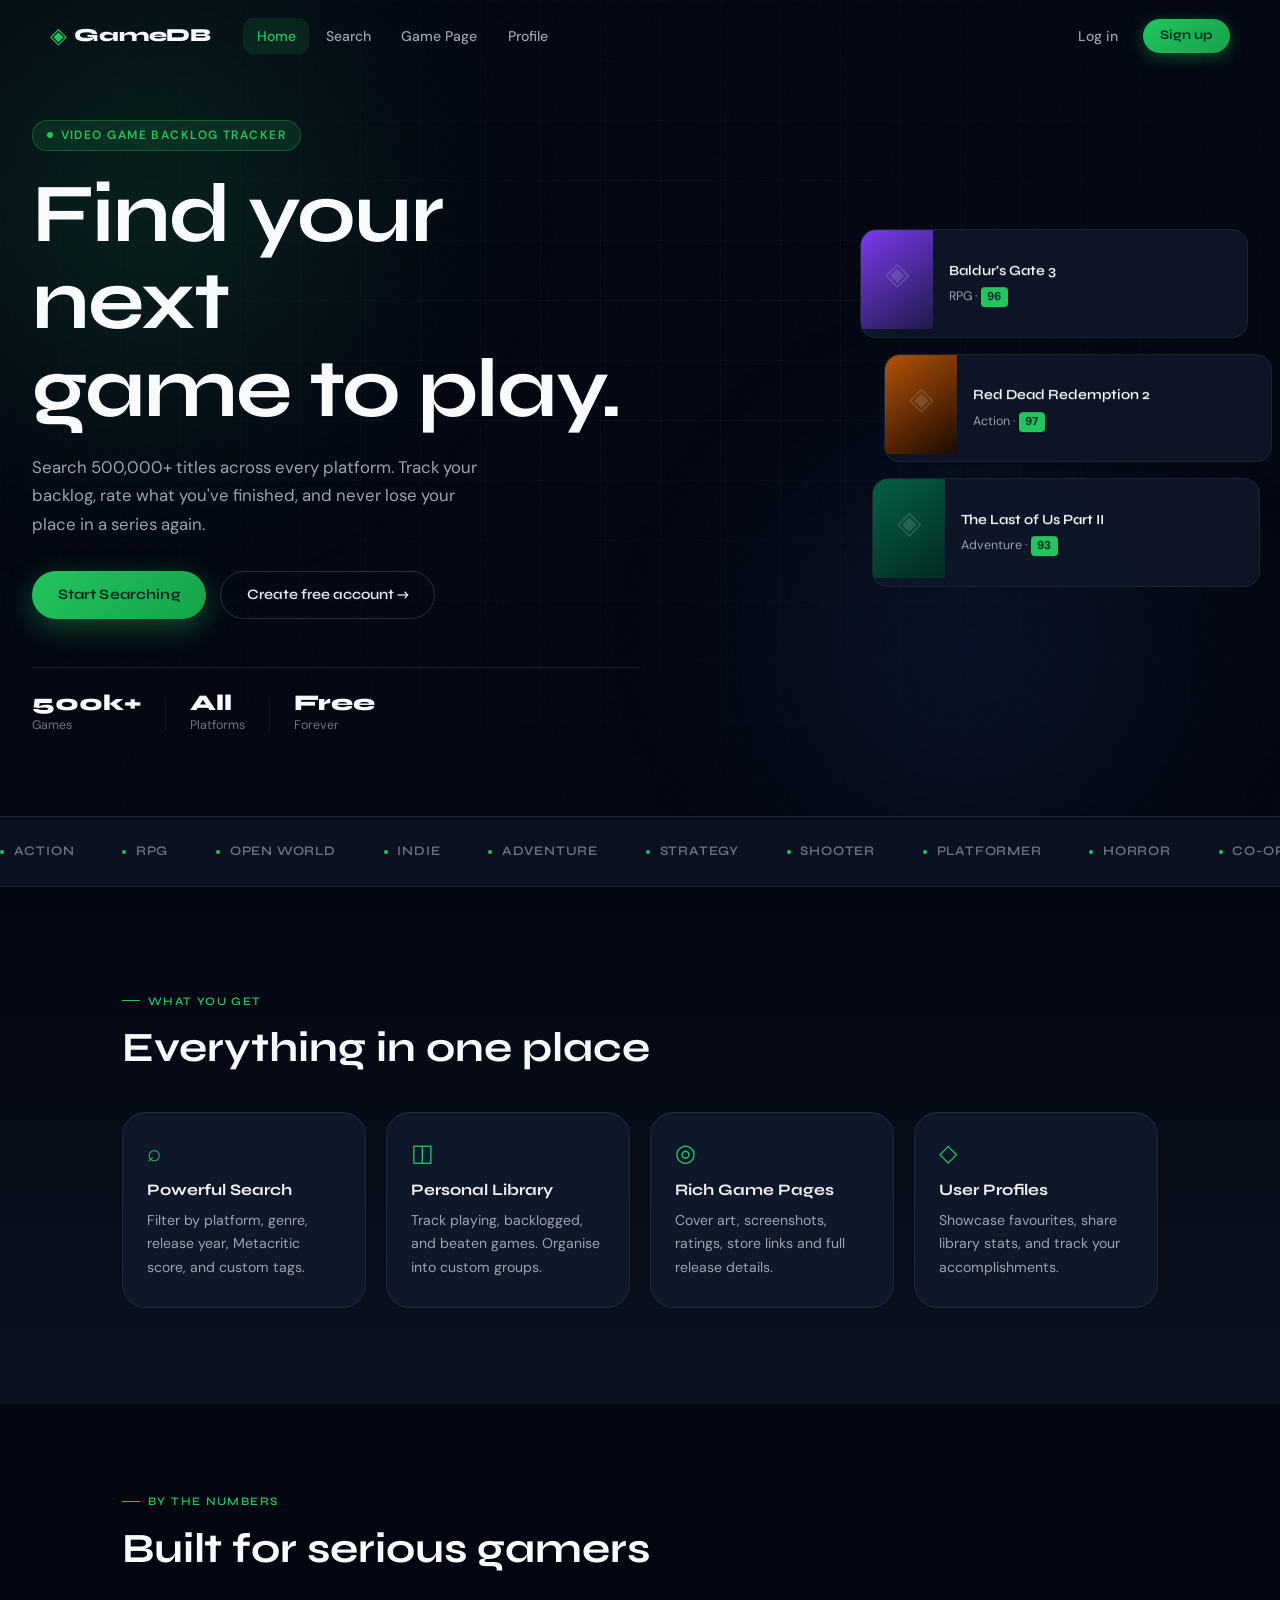
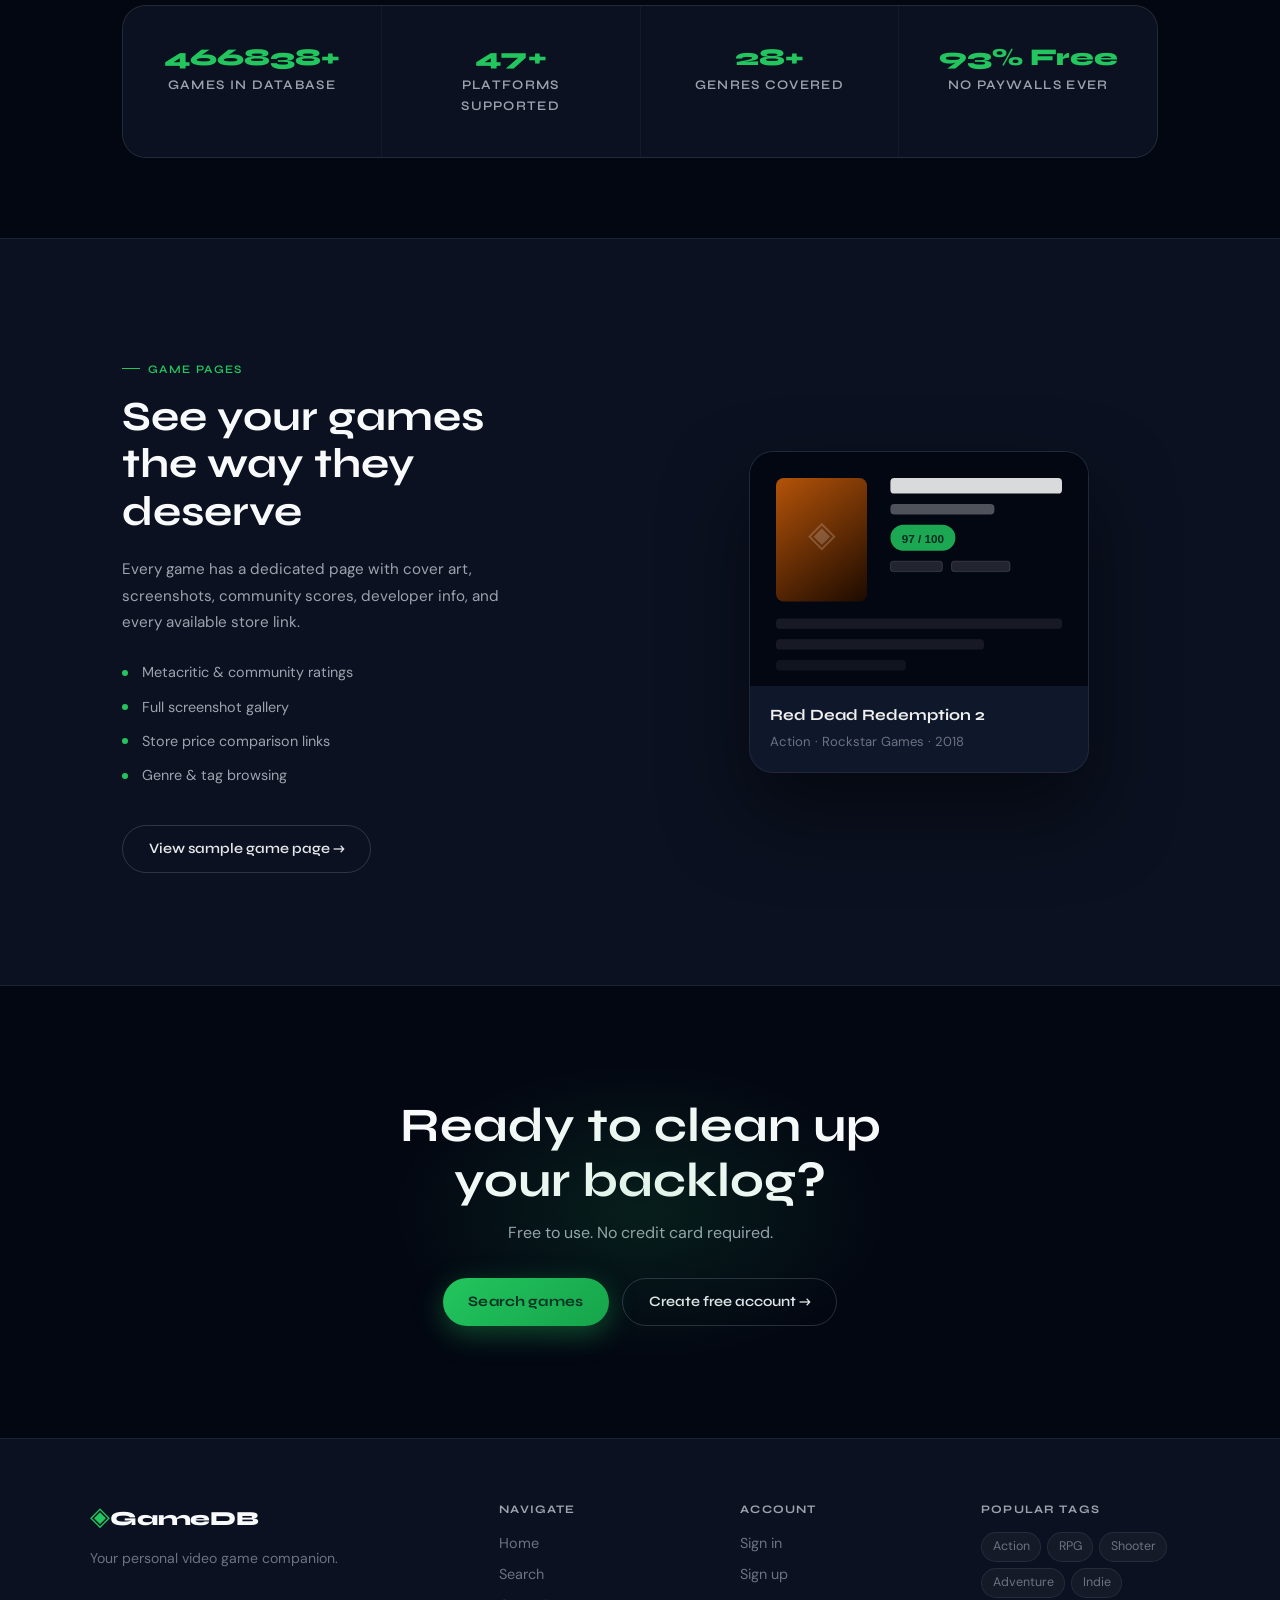
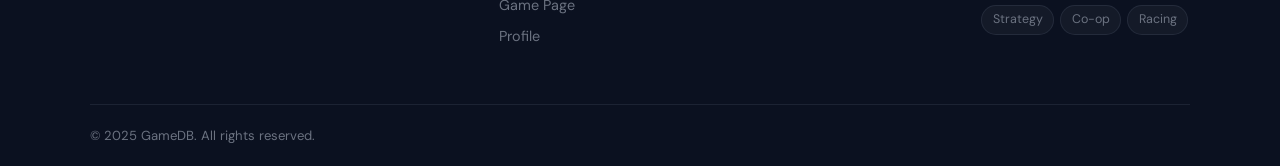
<file: index.html>
<!DOCTYPE html>
<html lang="en">
<head>
<meta charset="UTF-8"><meta name="viewport" content="width=device-width, initial-scale=1.0">
<title>GameDB — Home</title>
<link rel="preconnect" href="https://fonts.googleapis.com">
<link rel="preconnect" href="https://fonts.gstatic.com" crossorigin>
<link href="https://fonts.googleapis.com/css2?family=Syne:wght@400;600;700;800&family=DM+Sans:ital,opsz,wght@0,9..40,300;0,9..40,400;0,9..40,500;1,9..40,300&display=swap" rel="stylesheet">
<link rel="stylesheet" href="shared.css">
<link rel="stylesheet" href="home.css">
</head>
<body>

<header class="site-header" id="siteHeader">
  <div class="nav-inner">
    <a href="index.html" class="nav-logo"><span class="logo-icon">◈</span><span class="logo-text">GameDB</span></a>
    <nav class="nav-links">
      <a href="index.html" class="nav-link active">Home</a>
      <a href="search.html" class="nav-link">Search</a>
      <a href="game.html" class="nav-link">Game Page</a>
      <a href="profile.html" class="nav-link">Profile</a>
    </nav>
    <div class="nav-actions">
      <a href="signin.html" class="btn-ghost-sm">Log in</a>
      <a href="signup.html" class="btn-accent-sm">Sign up</a>
    </div>
    <button class="nav-hamburger" id="navHamburger" aria-label="Menu" aria-expanded="false">
      <span></span><span></span><span></span>
    </button>
  </div>
</header>
<nav class="mobile-nav" id="mobileNav">
  <a href="index.html" class="nav-link active">Home</a>
  <a href="search.html" class="nav-link">Search</a>
  <a href="game.html" class="nav-link">Game Page</a>
  <a href="profile.html" class="nav-link">Profile</a>
  <a href="signin.html" class="nav-link">Log in</a>
  <a href="signup.html" class="nav-link">Sign up</a>
</nav>

<!-- HERO -->
<section class="hero">
  <div class="hero-bg">
    <div class="hero-grid-overlay"></div>
    <div class="hero-glow hero-glow-1"></div>
    <div class="hero-glow hero-glow-2"></div>
    <div class="hero-noise"></div>
  </div>
  <div class="hero-inner">
    <div class="hero-eyebrow"><span class="eyebrow-dot"></span>Video Game Backlog Tracker</div>
    <h1 class="hero-title">Find your next<br>game to play.</h1>
    <p class="hero-sub">Search 500,000+ titles across every platform. Track your backlog, rate what you've finished, and never lose your place in a series again.</p>
    <div class="hero-cta-row">
      <a href="search.html" class="btn-accent">Start Searching</a>
      <a href="signup.html" class="btn-outline">Create free account →</a>
    </div>
    <div class="hero-stats">
      <div class="hero-stat"><span class="stat-num">500k+</span><span class="stat-lbl">Games</span></div>
      <div class="hero-stat-divider"></div>
      <div class="hero-stat"><span class="stat-num">All</span><span class="stat-lbl">Platforms</span></div>
      <div class="hero-stat-divider"></div>
      <div class="hero-stat"><span class="stat-num">Free</span><span class="stat-lbl">Forever</span></div>
    </div>
  </div>
  <div class="hero-cards">
    <div class="float-card fc-1" onclick="GameDB.toast('Added to Library','Baldur\'s Gate 3 saved!','success')">
      <div class="fc-img"><svg viewBox="0 0 80 110" fill="none"><rect width="80" height="110" fill="url(#g1)"/><defs><linearGradient id="g1" x1="0" y1="0" x2="80" y2="110" gradientUnits="userSpaceOnUse"><stop stop-color="#7c3aed"/><stop offset="1" stop-color="#1e1b4b"/></linearGradient></defs><text x="40" y="60" font-size="36" text-anchor="middle" fill="rgba(255,255,255,0.15)">◈</text></svg></div>
      <div class="fc-body"><div class="fc-title">Baldur's Gate 3</div><div class="fc-meta">RPG · <span class="fc-score">96</span></div></div>
    </div>
    <div class="float-card fc-2" onclick="GameDB.toast('Added to Library','Red Dead Redemption 2 saved!','success')">
      <div class="fc-img"><svg viewBox="0 0 80 110" fill="none"><rect width="80" height="110" fill="url(#g2)"/><defs><linearGradient id="g2" x1="0" y1="0" x2="80" y2="110" gradientUnits="userSpaceOnUse"><stop stop-color="#b45309"/><stop offset="1" stop-color="#1c0a00"/></linearGradient></defs><text x="40" y="60" font-size="36" text-anchor="middle" fill="rgba(255,255,255,0.15)">◈</text></svg></div>
      <div class="fc-body"><div class="fc-title">Red Dead Redemption 2</div><div class="fc-meta">Action · <span class="fc-score">97</span></div></div>
    </div>
    <div class="float-card fc-3" onclick="GameDB.toast('Added to Library','The Last of Us II saved!','success')">
      <div class="fc-img"><svg viewBox="0 0 80 110" fill="none"><rect width="80" height="110" fill="url(#g3)"/><defs><linearGradient id="g3" x1="0" y1="0" x2="80" y2="110" gradientUnits="userSpaceOnUse"><stop stop-color="#065f46"/><stop offset="1" stop-color="#022c22"/></linearGradient></defs><text x="40" y="60" font-size="36" text-anchor="middle" fill="rgba(255,255,255,0.15)">◈</text></svg></div>
      <div class="fc-body"><div class="fc-title">The Last of Us Part II</div><div class="fc-meta">Adventure · <span class="fc-score">93</span></div></div>
    </div>
  </div>
</section>

<!-- TICKER -->
<div class="ticker-section">
  <div class="ticker-track" id="tickerTrack">
    <span class="ticker-item"><span class="ticker-dot"></span>Action</span>
    <span class="ticker-item"><span class="ticker-dot"></span>RPG</span>
    <span class="ticker-item"><span class="ticker-dot"></span>Open World</span>
    <span class="ticker-item"><span class="ticker-dot"></span>Indie</span>
    <span class="ticker-item"><span class="ticker-dot"></span>Adventure</span>
    <span class="ticker-item"><span class="ticker-dot"></span>Strategy</span>
    <span class="ticker-item"><span class="ticker-dot"></span>Shooter</span>
    <span class="ticker-item"><span class="ticker-dot"></span>Platformer</span>
    <span class="ticker-item"><span class="ticker-dot"></span>Horror</span>
    <span class="ticker-item"><span class="ticker-dot"></span>Co-op</span>
    <span class="ticker-item"><span class="ticker-dot"></span>Racing</span>
    <span class="ticker-item"><span class="ticker-dot"></span>Roguelike</span>
    <!-- duplicate for seamless loop -->
    <span class="ticker-item"><span class="ticker-dot"></span>Action</span>
    <span class="ticker-item"><span class="ticker-dot"></span>RPG</span>
    <span class="ticker-item"><span class="ticker-dot"></span>Open World</span>
    <span class="ticker-item"><span class="ticker-dot"></span>Indie</span>
    <span class="ticker-item"><span class="ticker-dot"></span>Adventure</span>
    <span class="ticker-item"><span class="ticker-dot"></span>Strategy</span>
    <span class="ticker-item"><span class="ticker-dot"></span>Shooter</span>
    <span class="ticker-item"><span class="ticker-dot"></span>Platformer</span>
    <span class="ticker-item"><span class="ticker-dot"></span>Horror</span>
    <span class="ticker-item"><span class="ticker-dot"></span>Co-op</span>
    <span class="ticker-item"><span class="ticker-dot"></span>Racing</span>
    <span class="ticker-item"><span class="ticker-dot"></span>Roguelike</span>
  </div>
</div>

<!-- FEATURES -->
<section class="features-section">
  <div class="section-inner">
    <div class="section-label reveal">What you get</div>
    <h2 class="section-title reveal delay-1">Everything in one place</h2>
    <div class="features-grid">
      <div class="feature-card reveal delay-1"><div class="feature-icon">⌕</div><h3>Powerful Search</h3><p>Filter by platform, genre, release year, Metacritic score, and custom tags.</p></div>
      <div class="feature-card reveal delay-2"><div class="feature-icon">◫</div><h3>Personal Library</h3><p>Track playing, backlogged, and beaten games. Organise into custom groups.</p></div>
      <div class="feature-card reveal delay-3"><div class="feature-icon">◎</div><h3>Rich Game Pages</h3><p>Cover art, screenshots, ratings, store links and full release details.</p></div>
      <div class="feature-card reveal delay-4"><div class="feature-icon">◇</div><h3>User Profiles</h3><p>Showcase favourites, share library stats, and track your accomplishments.</p></div>
    </div>
  </div>
</section>

<!-- COUNTERS -->
<section class="counters-section">
  <div class="section-inner">
    <div class="section-label reveal">By the numbers</div>
    <h2 class="section-title reveal delay-1">Built for serious gamers</h2>
    <div class="counters-grid reveal delay-2">
      <div class="counter-cell"><div class="counter-num" data-target="500000" data-suffix="+" id="c1">0</div><div class="counter-lbl">Games in database</div></div>
      <div class="counter-cell"><div class="counter-num" data-target="50" data-suffix="+" id="c2">0</div><div class="counter-lbl">Platforms supported</div></div>
      <div class="counter-cell"><div class="counter-num" data-target="30" data-suffix="+" id="c3">0</div><div class="counter-lbl">Genres covered</div></div>
      <div class="counter-cell"><div class="counter-num" data-target="100" data-suffix="% Free" id="c4">0</div><div class="counter-lbl">No paywalls ever</div></div>
    </div>
  </div>
</section>

<!-- PREVIEW -->
<section class="preview-section">
  <div class="section-inner preview-grid">
    <div class="preview-text reveal-left">
      <div class="section-label">Game pages</div>
      <h2 class="section-title" style="max-width:380px;">See your games the way they deserve</h2>
      <p class="preview-body">Every game has a dedicated page with cover art, screenshots, community scores, developer info, and every available store link.</p>
      <ul class="preview-list">
        <li>Metacritic & community ratings</li>
        <li>Full screenshot gallery</li>
        <li>Store price comparison links</li>
        <li>Genre & tag browsing</li>
      </ul>
      <a href="game.html" class="btn-outline">View sample game page →</a>
    </div>
    <div class="preview-mockup reveal-right">
      <div class="mockup-card">
        <div class="mockup-cover">
          <svg viewBox="0 0 260 180" fill="none"><rect width="260" height="180" fill="#030712"/><rect x="20" y="20" width="70" height="95" rx="6" fill="url(#mg1)"/><defs><linearGradient id="mg1" x1="20" y1="20" x2="90" y2="115" gradientUnits="userSpaceOnUse"><stop stop-color="#b45309"/><stop offset="1" stop-color="#1c0a00"/></linearGradient></defs><text x="55" y="72" font-size="28" text-anchor="middle" fill="rgba(255,255,255,0.2)" font-family="serif">◈</text><rect x="108" y="20" width="132" height="12" rx="3" fill="rgba(255,255,255,0.85)"/><rect x="108" y="40" width="80" height="8" rx="3" fill="rgba(255,255,255,0.3)"/><rect x="108" y="56" width="50" height="20" rx="10" fill="rgba(34,197,94,0.85)"/><text x="133" y="70" font-size="9" text-anchor="middle" fill="#022c22" font-weight="700" font-family="sans-serif">97 / 100</text><rect x="108" y="84" width="40" height="8" rx="2" fill="rgba(255,255,255,0.12)" stroke="rgba(255,255,255,0.2)" stroke-width="0.5"/><rect x="155" y="84" width="45" height="8" rx="2" fill="rgba(255,255,255,0.12)" stroke="rgba(255,255,255,0.2)" stroke-width="0.5"/><rect x="20" y="128" width="220" height="8" rx="3" fill="rgba(255,255,255,0.08)"/><rect x="20" y="144" width="160" height="8" rx="3" fill="rgba(255,255,255,0.08)"/><rect x="20" y="160" width="100" height="8" rx="3" fill="rgba(255,255,255,0.05)"/></svg>
        </div>
        <div class="mockup-label">Red Dead Redemption 2</div>
        <div class="mockup-meta">Action · Rockstar Games · 2018</div>
      </div>
    </div>
  </div>
</section>

<!-- CTA -->
<section class="cta-section">
  <div class="cta-inner reveal">
    <div class="cta-glow"></div>
    <h2>Ready to clean up your backlog?</h2>
    <p>Free to use. No credit card required.</p>
    <div class="cta-btn-row">
      <a href="search.html" class="btn-accent">Search games</a>
      <a href="signup.html" class="btn-outline">Create free account →</a>
    </div>
  </div>
</section>

<!-- FOOTER -->
<footer class="site-footer">
  <div class="footer-inner">
    <div class="footer-brand"><span class="logo-icon">◈</span><span class="logo-text">GameDB</span><p class="footer-tagline">Your personal video game companion.</p></div>
    <div class="footer-cols">
      <div class="footer-col"><h4>Navigate</h4><a href="index.html">Home</a><a href="search.html">Search</a><a href="game.html">Game Page</a><a href="profile.html">Profile</a></div>
      <div class="footer-col"><h4>Account</h4><a href="signin.html">Sign in</a><a href="signup.html">Sign up</a></div>
      <div class="footer-col"><h4>Popular Tags</h4><div class="footer-tags"><span class="ftag">Action</span><span class="ftag">RPG</span><span class="ftag">Shooter</span><span class="ftag">Adventure</span><span class="ftag">Indie</span><span class="ftag">Strategy</span><span class="ftag">Co-op</span><span class="ftag">Racing</span></div></div>
    </div>
  </div>
  <div class="footer-bottom"><span>© 2025 GameDB. All rights reserved.</span></div>
</footer>

<script src="shared.js"></script>
<script>
// Counter animation triggered on scroll
const counters = document.querySelectorAll('.counter-num[data-target]');
const counterObs = new IntersectionObserver((entries) => {
  entries.forEach(e => {
    if (e.isIntersecting) {
      const el = e.target;
      const target = parseInt(el.dataset.target);
      const suffix = el.dataset.suffix || '';
      GameDB.animateCounter(el, target, suffix);
      counterObs.unobserve(el);
    }
  });
}, { threshold: 0.5 });
counters.forEach(c => counterObs.observe(c));

// Float cards: click = toast already handled inline
</script>
</body>
</html>
</file>
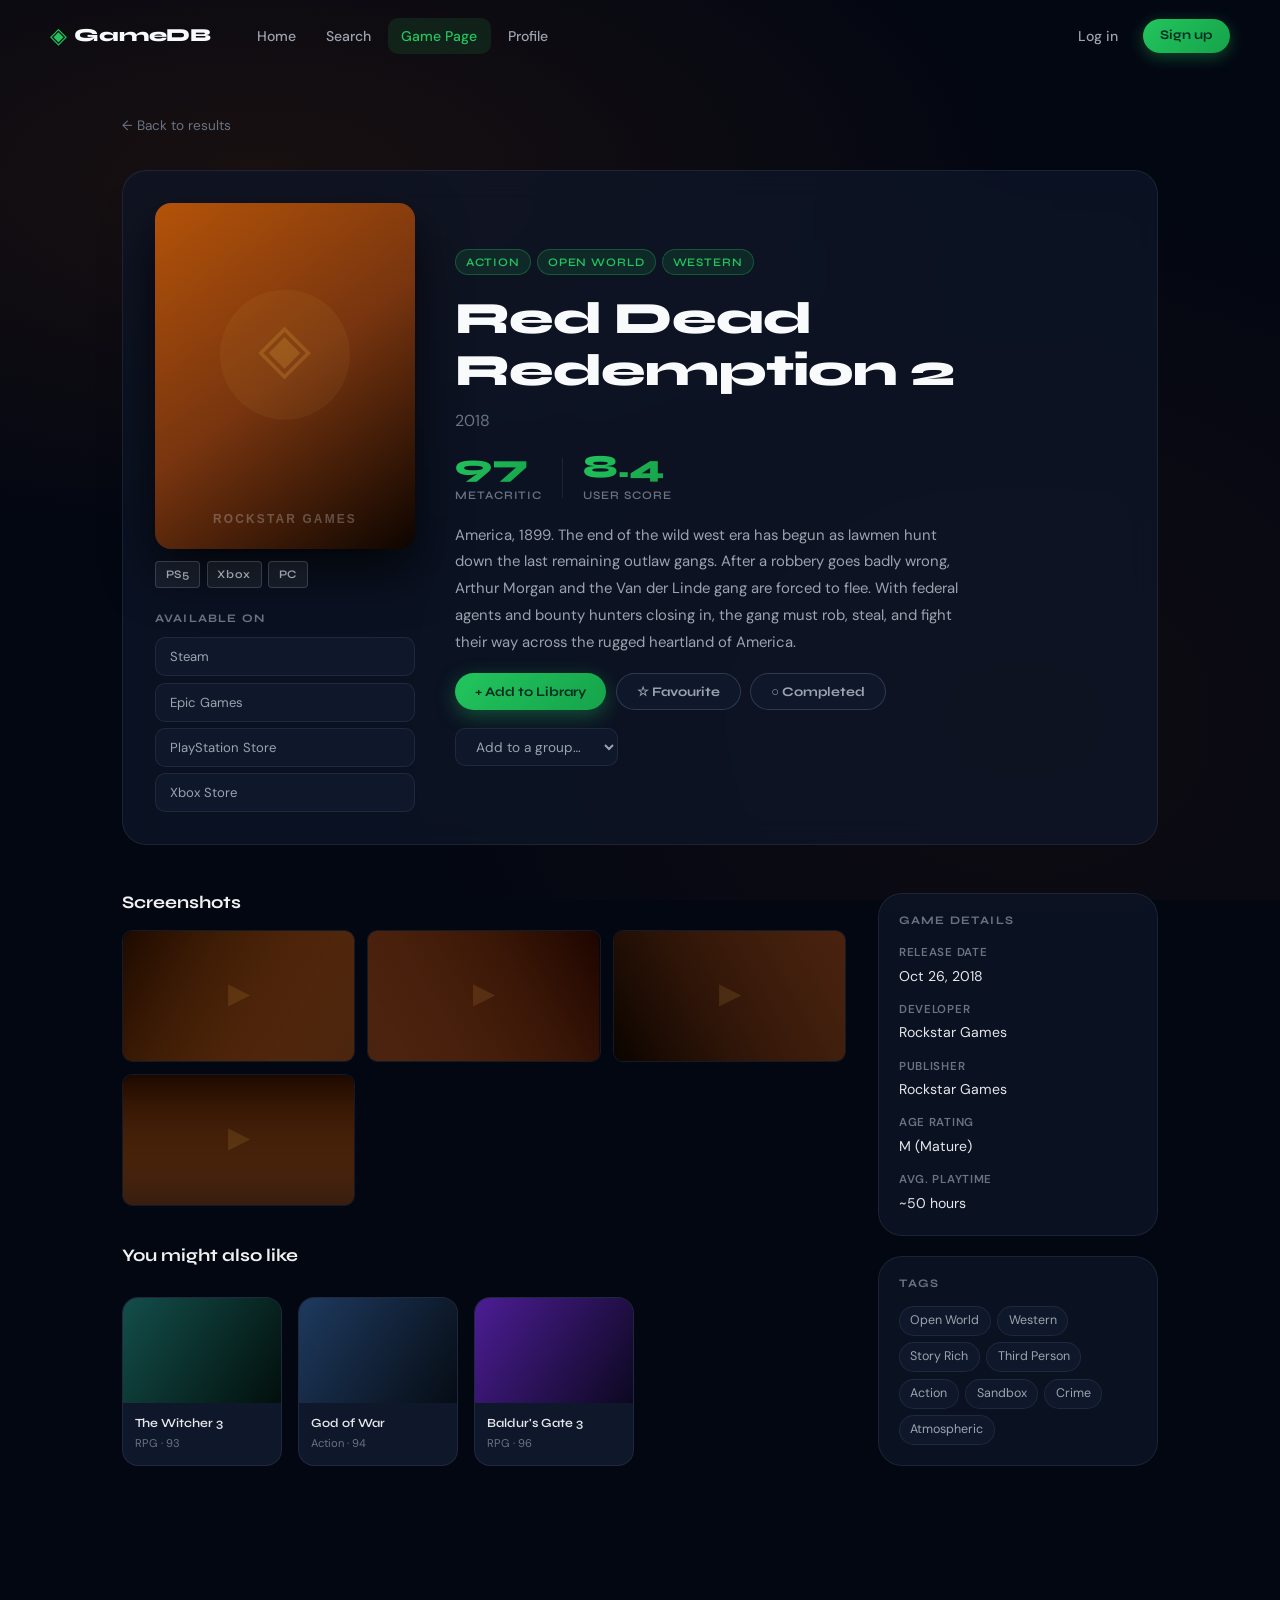
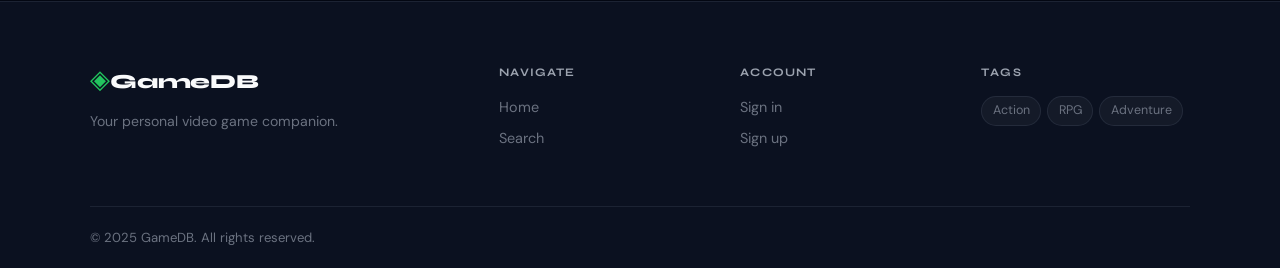
<file: game.html>
<!DOCTYPE html>
<html lang="en">
<head>
<meta charset="UTF-8"><meta name="viewport" content="width=device-width, initial-scale=1.0">
<title>GameDB — Red Dead Redemption 2</title>
<link rel="preconnect" href="https://fonts.googleapis.com">
<link rel="preconnect" href="https://fonts.gstatic.com" crossorigin>
<link href="https://fonts.googleapis.com/css2?family=Syne:wght@400;600;700;800&family=DM+Sans:ital,opsz,wght@0,9..40,300;0,9..40,400;0,9..40,500;1,9..40,300&display=swap" rel="stylesheet">
<link rel="stylesheet" href="shared.css">
<link rel="stylesheet" href="gamepage.css">
</head>
<body>

<header class="site-header scrolled" id="siteHeader">
  <div class="nav-inner">
    <a href="index.html" class="nav-logo"><span class="logo-icon">◈</span><span class="logo-text">GameDB</span></a>
    <nav class="nav-links">
      <a href="index.html" class="nav-link">Home</a>
      <a href="search.html" class="nav-link">Search</a>
      <a href="game.html" class="nav-link active">Game Page</a>
      <a href="profile.html" class="nav-link">Profile</a>
    </nav>
    <div class="nav-actions">
      <a href="signin.html" class="btn-ghost-sm">Log in</a>
      <a href="signup.html" class="btn-accent-sm">Sign up</a>
    </div>
    <button class="nav-hamburger" id="navHamburger" aria-label="Menu" aria-expanded="false"><span></span><span></span><span></span></button>
  </div>
</header>
<nav class="mobile-nav" id="mobileNav">
  <a href="index.html" class="nav-link">Home</a>
  <a href="search.html" class="nav-link">Search</a>
  <a href="game.html" class="nav-link active">Game Page</a>
  <a href="profile.html" class="nav-link">Profile</a>
</nav>

<div class="game-backdrop"><div class="backdrop-gradient"></div></div>

<main class="game-shell">
  <div class="game-container">

    <div class="breadcrumb reveal"><a href="search.html">← Back to results</a></div>

    <div class="game-hero reveal">
      <div class="cover-col">
        <div class="cover-wrap">
          <div class="cover-art" id="coverArt">
            <svg viewBox="0 0 240 320" fill="none"><rect width="240" height="320" fill="url(#covgrad)"/><defs><linearGradient id="covgrad" x1="0" y1="0" x2="240" y2="320" gradientUnits="userSpaceOnUse"><stop stop-color="#b45309"/><stop offset="0.5" stop-color="#78350f"/><stop offset="1" stop-color="#0c0400"/></linearGradient></defs><circle cx="120" cy="140" r="60" fill="rgba(255,200,80,0.06)"/><text x="120" y="155" font-size="64" text-anchor="middle" fill="rgba(255,200,80,0.18)" font-family="serif">◈</text><text x="120" y="295" font-size="11" text-anchor="middle" fill="rgba(255,255,255,0.25)" font-family="sans-serif" font-weight="600" letter-spacing="2">ROCKSTAR GAMES</text></svg>
          </div>
          <div class="platform-tags"><span class="platform-tag">PS5</span><span class="platform-tag">Xbox</span><span class="platform-tag">PC</span></div>
        </div>
        <div class="store-section">
          <h3 class="store-title">Available on</h3>
          <div class="store-pills">
            <a href="#" class="store-pill" onclick="storeClick(event,'Steam')">Steam</a>
            <a href="#" class="store-pill" onclick="storeClick(event,'Epic Games')">Epic Games</a>
            <a href="#" class="store-pill" onclick="storeClick(event,'PlayStation Store')">PlayStation Store</a>
            <a href="#" class="store-pill" onclick="storeClick(event,'Xbox Store')">Xbox Store</a>
          </div>
        </div>
      </div>

      <div class="info-col">
        <div class="genre-tags"><span class="genre-tag">Action</span><span class="genre-tag">Open World</span><span class="genre-tag">Western</span></div>
        <div class="game-title-row">
          <h1 class="game-title">Red Dead Redemption 2</h1>
          <span class="game-year">2018</span>
        </div>
        <div class="score-row">
          <div class="metascore"><span class="score-num" id="scoreNum">0</span><span class="score-label">Metacritic</span></div>
          <div class="score-divider"></div>
          <div class="user-score"><span class="score-num score-user" id="userScoreNum">0.0</span><span class="score-label">User Score</span></div>
        </div>
        <p class="game-description">America, 1899. The end of the wild west era has begun as lawmen hunt down the last remaining outlaw gangs. After a robbery goes badly wrong, Arthur Morgan and the Van der Linde gang are forced to flee. With federal agents and bounty hunters closing in, the gang must rob, steal, and fight their way across the rugged heartland of America.</p>
        <div class="library-actions">
          <button class="lib-btn lib-btn-primary" id="libBtn" onclick="toggleLibrary()">+ Add to Library</button>
          <button class="lib-btn lib-btn-secondary" id="favBtn" onclick="toggleFavorite()">☆ Favourite</button>
          <button class="lib-btn lib-btn-secondary" id="compBtn" onclick="toggleCompleted()">○ Completed</button>
        </div>
        <div class="group-assign">
          <select class="group-select" onchange="assignGroup(this)">
            <option value="">Add to a group…</option>
            <option>Currently Playing</option>
            <option>Backlog</option>
            <option>Wishlist</option>
            <option>Favourites</option>
          </select>
        </div>
      </div>
    </div>

    <div class="content-row">
      <div class="main-content">
        <div class="screenshots-section reveal">
          <h2 class="content-heading">Screenshots</h2>
          <div class="screenshots-row" id="screenshotsRow">
            <div class="screenshot-thumb" onclick="openLightbox(0)"><svg viewBox="0 0 320 180" fill="none"><rect width="320" height="180" fill="url(#s1)"/><defs><linearGradient id="s1" x1="0" y1="0" x2="320" y2="180" gradientUnits="userSpaceOnUse"><stop stop-color="#1c0a00"/><stop offset="1" stop-color="#b45309" stop-opacity="0.4"/></linearGradient></defs><text x="160" y="100" font-size="40" text-anchor="middle" fill="rgba(255,200,80,0.12)" font-family="serif">▶</text></svg><div class="ss-overlay"><span>View</span></div></div>
            <div class="screenshot-thumb" onclick="openLightbox(1)"><svg viewBox="0 0 320 180" fill="none"><rect width="320" height="180" fill="url(#s2)"/><defs><linearGradient id="s2" x1="320" y1="0" x2="0" y2="180" gradientUnits="userSpaceOnUse"><stop stop-color="#1c0500"/><stop offset="1" stop-color="#92400e" stop-opacity="0.5"/></linearGradient></defs><text x="160" y="100" font-size="40" text-anchor="middle" fill="rgba(255,200,80,0.12)" font-family="serif">▶</text></svg><div class="ss-overlay"><span>View</span></div></div>
            <div class="screenshot-thumb" onclick="openLightbox(2)"><svg viewBox="0 0 320 180" fill="none"><rect width="320" height="180" fill="url(#s3)"/><defs><linearGradient id="s3" x1="0" y1="180" x2="320" y2="0" gradientUnits="userSpaceOnUse"><stop stop-color="#0a0400"/><stop offset="1" stop-color="#78350f" stop-opacity="0.6"/></linearGradient></defs><text x="160" y="100" font-size="40" text-anchor="middle" fill="rgba(255,200,80,0.12)" font-family="serif">▶</text></svg><div class="ss-overlay"><span>View</span></div></div>
            <div class="screenshot-thumb" onclick="openLightbox(3)"><svg viewBox="0 0 320 180" fill="none"><rect width="320" height="180" fill="url(#s4)"/><defs><linearGradient id="s4" x1="160" y1="0" x2="160" y2="180" gradientUnits="userSpaceOnUse"><stop stop-color="#1c0900"/><stop offset="1" stop-color="#b45309" stop-opacity="0.3"/></linearGradient></defs><text x="160" y="100" font-size="40" text-anchor="middle" fill="rgba(255,200,80,0.12)" font-family="serif">▶</text></svg><div class="ss-overlay"><span>View</span></div></div>
          </div>
        </div>

        <!-- SIMILAR GAMES -->
        <div class="similar-section reveal">
          <h2 class="content-heading">You might also like</h2>
          <div class="similar-row">
            <a href="game.html" class="similar-card"><svg viewBox="0 0 120 80" fill="none"><rect width="120" height="80" fill="url(#sm1)"/><defs><linearGradient id="sm1" x1="0" y1="0" x2="120" y2="80" gradientUnits="userSpaceOnUse"><stop stop-color="#134e4a"/><stop offset="1" stop-color="#020f0c"/></linearGradient></defs></svg><div class="similar-info"><div class="similar-title">The Witcher 3</div><div class="similar-meta">RPG · 93</div></div></a>
            <a href="game.html" class="similar-card"><svg viewBox="0 0 120 80" fill="none"><rect width="120" height="80" fill="url(#sm2)"/><defs><linearGradient id="sm2" x1="0" y1="0" x2="120" y2="80" gradientUnits="userSpaceOnUse"><stop stop-color="#1e3a5f"/><stop offset="1" stop-color="#060c14"/></linearGradient></defs></svg><div class="similar-info"><div class="similar-title">God of War</div><div class="similar-meta">Action · 94</div></div></a>
            <a href="game.html" class="similar-card"><svg viewBox="0 0 120 80" fill="none"><rect width="120" height="80" fill="url(#sm3)"/><defs><linearGradient id="sm3" x1="0" y1="0" x2="120" y2="80" gradientUnits="userSpaceOnUse"><stop stop-color="#4c1d95"/><stop offset="1" stop-color="#0c0820"/></linearGradient></defs></svg><div class="similar-info"><div class="similar-title">Baldur's Gate 3</div><div class="similar-meta">RPG · 96</div></div></a>
          </div>
        </div>
      </div>

      <aside class="game-sidebar reveal">
        <div class="sidebar-panel">
          <h3 class="panel-title">Game details</h3>
          <div class="detail-grid">
            <div class="detail-item"><span class="detail-label">Release date</span><span class="detail-value">Oct 26, 2018</span></div>
            <div class="detail-item"><span class="detail-label">Developer</span><span class="detail-value">Rockstar Games</span></div>
            <div class="detail-item"><span class="detail-label">Publisher</span><span class="detail-value">Rockstar Games</span></div>
            <div class="detail-item"><span class="detail-label">Age rating</span><span class="detail-value">M (Mature)</span></div>
            <div class="detail-item"><span class="detail-label">Avg. playtime</span><span class="detail-value">~50 hours</span></div>
          </div>
        </div>
        <div class="sidebar-panel">
          <h3 class="panel-title">Tags</h3>
          <div class="tags-cloud">
            <a href="search.html" class="tag-pill">Open World</a>
            <a href="search.html" class="tag-pill">Western</a>
            <a href="search.html" class="tag-pill">Story Rich</a>
            <a href="search.html" class="tag-pill">Third Person</a>
            <a href="search.html" class="tag-pill">Action</a>
            <a href="search.html" class="tag-pill">Sandbox</a>
            <a href="search.html" class="tag-pill">Crime</a>
            <a href="search.html" class="tag-pill">Atmospheric</a>
          </div>
        </div>
      </aside>
    </div>
  </div>
</main>

<!-- LIGHTBOX -->
<div class="lightbox" id="lightbox">
  <div class="lightbox-backdrop" onclick="closeLightbox()"></div>
  <div class="lightbox-inner">
    <button class="lb-close" onclick="closeLightbox()">✕</button>
    <button class="lb-nav lb-prev" onclick="navLightbox(-1)">‹</button>
    <div class="lightbox-img" id="lightboxImg"></div>
    <button class="lb-nav lb-next" onclick="navLightbox(1)">›</button>
    <p class="lightbox-counter" id="lightboxCounter">1 / 4</p>
  </div>
</div>

<footer class="site-footer">
  <div class="footer-inner">
    <div class="footer-brand"><span class="logo-icon">◈</span><span class="logo-text">GameDB</span><p class="footer-tagline">Your personal video game companion.</p></div>
    <div class="footer-cols">
      <div class="footer-col"><h4>Navigate</h4><a href="index.html">Home</a><a href="search.html">Search</a></div>
      <div class="footer-col"><h4>Account</h4><a href="signin.html">Sign in</a><a href="signup.html">Sign up</a></div>
      <div class="footer-col"><h4>Tags</h4><div class="footer-tags"><span class="ftag">Action</span><span class="ftag">RPG</span><span class="ftag">Adventure</span></div></div>
    </div>
  </div>
  <div class="footer-bottom">© 2025 GameDB. All rights reserved.</div>
</footer>

<script src="shared.js"></script>
<script>
const screenshots = [
  `<svg viewBox="0 0 800 450" fill="none"><rect width="800" height="450" fill="url(#lb0)"/><defs><linearGradient id="lb0" x1="0" y1="0" x2="800" y2="450" gradientUnits="userSpaceOnUse"><stop stop-color="#1c0900"/><stop offset="1" stop-color="#b45309" stop-opacity="0.35"/></linearGradient></defs><text x="400" y="240" font-size="64" text-anchor="middle" fill="rgba(255,200,80,0.1)" font-family="serif">◈</text><text x="400" y="420" font-size="14" text-anchor="middle" fill="rgba(255,255,255,0.2)" font-family="sans-serif">Screenshot 1 — Open Plains</text></svg>`,
  `<svg viewBox="0 0 800 450" fill="none"><rect width="800" height="450" fill="url(#lb1)"/><defs><linearGradient id="lb1" x1="800" y1="0" x2="0" y2="450" gradientUnits="userSpaceOnUse"><stop stop-color="#1c0500"/><stop offset="1" stop-color="#92400e" stop-opacity="0.5"/></linearGradient></defs><text x="400" y="240" font-size="64" text-anchor="middle" fill="rgba(255,200,80,0.1)" font-family="serif">◈</text><text x="400" y="420" font-size="14" text-anchor="middle" fill="rgba(255,255,255,0.2)" font-family="sans-serif">Screenshot 2 — Campfire</text></svg>`,
  `<svg viewBox="0 0 800 450" fill="none"><rect width="800" height="450" fill="url(#lb2)"/><defs><linearGradient id="lb2" x1="0" y1="450" x2="800" y2="0" gradientUnits="userSpaceOnUse"><stop stop-color="#0a0400"/><stop offset="1" stop-color="#78350f" stop-opacity="0.6"/></linearGradient></defs><text x="400" y="240" font-size="64" text-anchor="middle" fill="rgba(255,200,80,0.1)" font-family="serif">◈</text><text x="400" y="420" font-size="14" text-anchor="middle" fill="rgba(255,255,255,0.2)" font-family="sans-serif">Screenshot 3 — Town</text></svg>`,
  `<svg viewBox="0 0 800 450" fill="none"><rect width="800" height="450" fill="url(#lb3)"/><defs><linearGradient id="lb3" x1="400" y1="0" x2="400" y2="450" gradientUnits="userSpaceOnUse"><stop stop-color="#1c0900"/><stop offset="1" stop-color="#b45309" stop-opacity="0.3"/></linearGradient></defs><text x="400" y="240" font-size="64" text-anchor="middle" fill="rgba(255,200,80,0.1)" font-family="serif">◈</text><text x="400" y="420" font-size="14" text-anchor="middle" fill="rgba(255,255,255,0.2)" font-family="sans-serif">Screenshot 4 — Sunset</text></svg>`,
];
let currentLb = 0;

function openLightbox(idx) {
  currentLb = idx;
  updateLightbox();
  const lb = document.getElementById('lightbox');
  lb.classList.add('open');
  document.body.style.overflow = 'hidden';
}
function closeLightbox() {
  document.getElementById('lightbox').classList.remove('open');
  document.body.style.overflow = '';
}
function navLightbox(dir) {
  currentLb = (currentLb + dir + screenshots.length) % screenshots.length;
  const img = document.getElementById('lightboxImg');
  img.style.opacity = '0';
  setTimeout(() => { updateLightbox(); img.style.opacity = '1'; }, 150);
}
function updateLightbox() {
  document.getElementById('lightboxImg').innerHTML = screenshots[currentLb];
  document.getElementById('lightboxCounter').textContent = (currentLb + 1) + ' / ' + screenshots.length;
}
document.addEventListener('keydown', e => {
  if (!document.getElementById('lightbox').classList.contains('open')) return;
  if (e.key === 'ArrowRight') navLightbox(1);
  if (e.key === 'ArrowLeft') navLightbox(-1);
  if (e.key === 'Escape') closeLightbox();
});

// Library state
let libState = { library: false, favorite: false, completed: false };
function toggleLibrary() {
  libState.library = !libState.library;
  const btn = document.getElementById('libBtn');
  btn.textContent = libState.library ? '✓ In Library' : '+ Add to Library';
  btn.classList.toggle('lib-active', libState.library);
  GameDB.toast(libState.library ? 'Added!' : 'Removed', `Red Dead Redemption 2 ${libState.library ? 'added to' : 'removed from'} your library`, libState.library ? 'success' : 'info');
}
function toggleFavorite() {
  libState.favorite = !libState.favorite;
  const btn = document.getElementById('favBtn');
  btn.textContent = libState.favorite ? '★ Favourited' : '☆ Favourite';
  btn.classList.toggle('lib-active', libState.favorite);
  GameDB.toast(libState.favorite ? 'Favourited!' : 'Unfavourited', 'Red Dead Redemption 2', libState.favorite ? 'success' : 'info');
}
function toggleCompleted() {
  libState.completed = !libState.completed;
  const btn = document.getElementById('compBtn');
  btn.textContent = libState.completed ? '✓ Completed' : '○ Completed';
  btn.classList.toggle('lib-active', libState.completed);
  GameDB.toast(libState.completed ? 'Marked complete! 🎉' : 'Unmarked', 'Red Dead Redemption 2', libState.completed ? 'success' : 'info');
}
function assignGroup(sel) {
  if (!sel.value) return;
  GameDB.toast('Group assigned', `Added to "${sel.value}"`, 'success');
  setTimeout(() => { sel.value = ''; }, 1200);
}
function storeClick(e, name) {
  e.preventDefault();
  GameDB.toast('Opening store', `Redirecting to ${name}…`, 'info');
}

// Animate scores on scroll
const scoreObs = new IntersectionObserver((entries) => {
  if (entries[0].isIntersecting) {
    GameDB.animateCounter(document.getElementById('scoreNum'), 97, '');
    // user score special
    const el = document.getElementById('userScoreNum');
    let s = null;
    const anim = (ts) => { if (!s) s = ts; const p = Math.min((ts-s)/1200,1); const v = (8.4 * (1-Math.pow(1-p,3))); el.textContent = v.toFixed(1); if (p<1) requestAnimationFrame(anim); };
    requestAnimationFrame(anim);
    scoreObs.disconnect();
  }
}, { threshold: 0.5 });
scoreObs.observe(document.getElementById('scoreNum'));
</script>
</body>
</html>
</file>
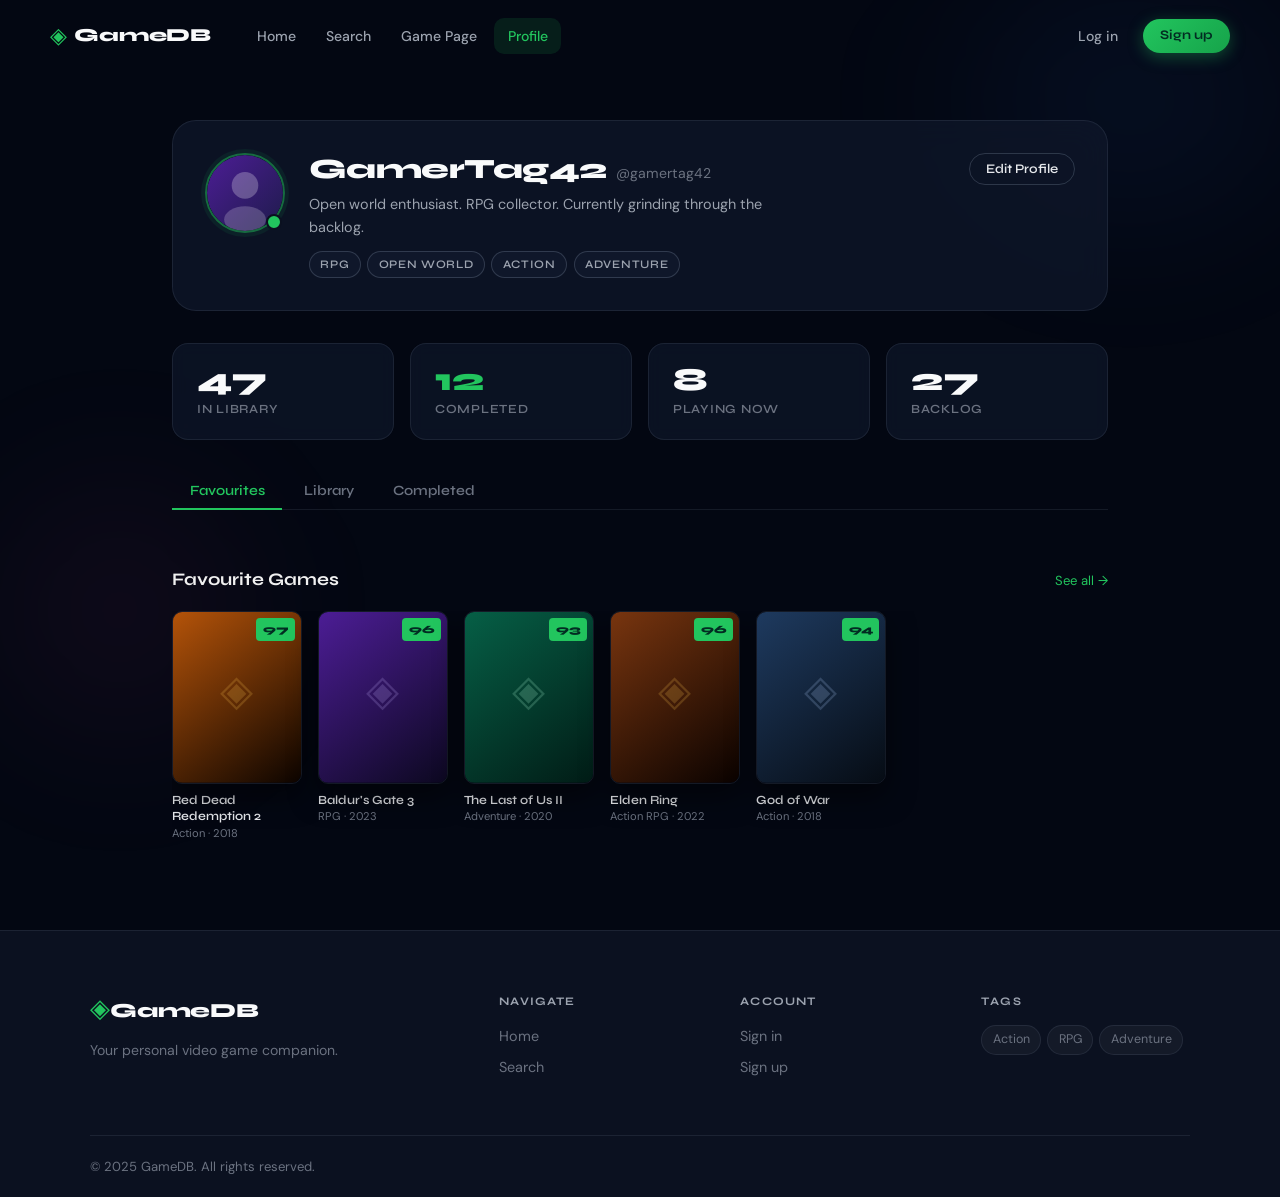
<file: profile.html>
<!DOCTYPE html>
<html lang="en">
<head>
<meta charset="UTF-8"><meta name="viewport" content="width=device-width, initial-scale=1.0">
<title>GameDB — Profile</title>
<link rel="preconnect" href="https://fonts.googleapis.com">
<link rel="preconnect" href="https://fonts.gstatic.com" crossorigin>
<link href="https://fonts.googleapis.com/css2?family=Syne:wght@400;600;700;800&family=DM+Sans:ital,opsz,wght@0,9..40,300;0,9..40,400;0,9..40,500;1,9..40,300&display=swap" rel="stylesheet">
<link rel="stylesheet" href="shared.css">
<link rel="stylesheet" href="profile.css">
</head>
<body>

<header class="site-header scrolled" id="siteHeader">
  <div class="nav-inner">
    <a href="index.html" class="nav-logo"><span class="logo-icon">◈</span><span class="logo-text">GameDB</span></a>
    <nav class="nav-links">
      <a href="index.html" class="nav-link">Home</a>
      <a href="search.html" class="nav-link">Search</a>
      <a href="game.html" class="nav-link">Game Page</a>
      <a href="profile.html" class="nav-link active">Profile</a>
    </nav>
    <div class="nav-actions">
      <a href="signin.html" class="btn-ghost-sm">Log in</a>
      <a href="signup.html" class="btn-accent-sm">Sign up</a>
    </div>
    <button class="nav-hamburger" id="navHamburger" aria-label="Menu" aria-expanded="false"><span></span><span></span><span></span></button>
  </div>
</header>
<nav class="mobile-nav" id="mobileNav">
  <a href="index.html" class="nav-link">Home</a>
  <a href="search.html" class="nav-link">Search</a>
  <a href="game.html" class="nav-link">Game Page</a>
  <a href="profile.html" class="nav-link active">Profile</a>
</nav>

<div class="profile-bg"><div class="pb-glow-1"></div><div class="pb-glow-2"></div></div>

<main class="profile-shell">
  <div class="profile-container">

    <!-- HEADER CARD -->
    <div class="profile-header-card reveal">
      <div class="profile-left">
        <div class="avatar-wrap">
          <div class="avatar" onclick="GameDB.toast('Profile photo','Click "Edit Profile" to change your avatar','info')">
            <svg viewBox="0 0 80 80" fill="none"><circle cx="40" cy="40" r="40" fill="url(#avbg)"/><defs><linearGradient id="avbg" x1="0" y1="0" x2="80" y2="80" gradientUnits="userSpaceOnUse"><stop stop-color="#4c1d95"/><stop offset="1" stop-color="#1e1b4b"/></linearGradient></defs><circle cx="40" cy="32" r="14" fill="rgba(255,255,255,0.25)"/><ellipse cx="40" cy="68" rx="22" ry="14" fill="rgba(255,255,255,0.2)"/></svg>
          </div>
          <div class="avatar-status"></div>
        </div>
        <div class="profile-identity">
          <div class="profile-name-row">
            <h1 class="profile-name" id="profileName">GamerTag42</h1>
            <span class="profile-username" id="profileHandle">@gamertag42</span>
          </div>
          <p class="profile-bio" id="profileBio">Open world enthusiast. RPG collector. Currently grinding through the backlog.</p>
          <div class="profile-genre-tags">
            <span class="genre-pill">RPG</span>
            <span class="genre-pill">Open World</span>
            <span class="genre-pill">Action</span>
            <span class="genre-pill">Adventure</span>
          </div>
        </div>
      </div>
      <div class="profile-actions">
        <button class="btn-outline" style="font-size:0.82rem;padding:0.45rem 1rem" onclick="openEditModal()">Edit Profile</button>
      </div>
    </div>

    <!-- STATS STRIP -->
    <div class="stats-strip reveal delay-1">
      <div class="stat-card"><span class="stat-big" data-target="47" id="sc1">0</span><span class="stat-lbl">In Library</span></div>
      <div class="stat-card"><span class="stat-big" data-target="12" id="sc2" style="color:var(--accent)">0</span><span class="stat-lbl">Completed</span></div>
      <div class="stat-card"><span class="stat-big" data-target="8" id="sc3">0</span><span class="stat-lbl">Playing Now</span></div>
      <div class="stat-card"><span class="stat-big" data-target="27" id="sc4">0</span><span class="stat-lbl">Backlog</span></div>
    </div>

    <!-- TABS -->
    <div class="profile-tabs reveal delay-2">
      <button class="profile-tab active" onclick="switchTab('favourites',this)">Favourites</button>
      <button class="profile-tab" onclick="switchTab('library',this)">Library</button>
      <button class="profile-tab" onclick="switchTab('completed',this)">Completed</button>
    </div>

    <!-- TAB: FAVOURITES -->
    <div id="tab-favourites" class="tab-panel active">
      <div class="section-header"><h2 class="section-heading">Favourite Games</h2><a href="#" class="see-all">See all →</a></div>
      <div class="favorites-row">
        <a href="game.html" class="fav-card"><div class="fav-cover"><svg viewBox="0 0 120 160" fill="none"><rect width="120" height="160" fill="url(#fav1)"/><defs><linearGradient id="fav1" x1="0" y1="0" x2="120" y2="160" gradientUnits="userSpaceOnUse"><stop stop-color="#b45309"/><stop offset="1" stop-color="#0c0400"/></linearGradient></defs><text x="60" y="87" font-size="40" text-anchor="middle" fill="rgba(255,200,80,0.2)" font-family="serif">◈</text></svg><div class="fav-score-badge">97</div></div><div class="fav-info"><div class="fav-title">Red Dead Redemption 2</div><div class="fav-sub">Action · 2018</div></div></a>
        <a href="game.html" class="fav-card"><div class="fav-cover"><svg viewBox="0 0 120 160" fill="none"><rect width="120" height="160" fill="url(#fav2)"/><defs><linearGradient id="fav2" x1="0" y1="0" x2="120" y2="160" gradientUnits="userSpaceOnUse"><stop stop-color="#4c1d95"/><stop offset="1" stop-color="#0c0820"/></linearGradient></defs><text x="60" y="87" font-size="40" text-anchor="middle" fill="rgba(200,180,255,0.2)" font-family="serif">◈</text></svg><div class="fav-score-badge">96</div></div><div class="fav-info"><div class="fav-title">Baldur's Gate 3</div><div class="fav-sub">RPG · 2023</div></div></a>
        <a href="game.html" class="fav-card"><div class="fav-cover"><svg viewBox="0 0 120 160" fill="none"><rect width="120" height="160" fill="url(#fav3)"/><defs><linearGradient id="fav3" x1="0" y1="0" x2="120" y2="160" gradientUnits="userSpaceOnUse"><stop stop-color="#065f46"/><stop offset="1" stop-color="#011c16"/></linearGradient></defs><text x="60" y="87" font-size="40" text-anchor="middle" fill="rgba(180,255,220,0.2)" font-family="serif">◈</text></svg><div class="fav-score-badge">93</div></div><div class="fav-info"><div class="fav-title">The Last of Us II</div><div class="fav-sub">Adventure · 2020</div></div></a>
        <a href="game.html" class="fav-card"><div class="fav-cover"><svg viewBox="0 0 120 160" fill="none"><rect width="120" height="160" fill="url(#fav4)"/><defs><linearGradient id="fav4" x1="0" y1="0" x2="120" y2="160" gradientUnits="userSpaceOnUse"><stop stop-color="#78350f"/><stop offset="1" stop-color="#0a0200"/></linearGradient></defs><text x="60" y="87" font-size="40" text-anchor="middle" fill="rgba(255,200,80,0.2)" font-family="serif">◈</text></svg><div class="fav-score-badge">96</div></div><div class="fav-info"><div class="fav-title">Elden Ring</div><div class="fav-sub">Action RPG · 2022</div></div></a>
        <a href="game.html" class="fav-card"><div class="fav-cover"><svg viewBox="0 0 120 160" fill="none"><rect width="120" height="160" fill="url(#fav5)"/><defs><linearGradient id="fav5" x1="0" y1="0" x2="120" y2="160" gradientUnits="userSpaceOnUse"><stop stop-color="#1e3a5f"/><stop offset="1" stop-color="#060c14"/></linearGradient></defs><text x="60" y="87" font-size="40" text-anchor="middle" fill="rgba(180,210,255,0.2)" font-family="serif">◈</text></svg><div class="fav-score-badge">94</div></div><div class="fav-info"><div class="fav-title">God of War</div><div class="fav-sub">Action · 2018</div></div></a>
      </div>
    </div>

    <!-- TAB: LIBRARY -->
    <div id="tab-library" class="tab-panel">
      <div class="section-header"><h2 class="section-heading">Your Library</h2><span class="see-all">47 games</span></div>
      <div class="completed-list">
        <a href="game.html" class="completed-card"><div class="cc-cover"><svg viewBox="0 0 56 56" fill="none"><rect width="56" height="56" fill="url(#l1)"/><defs><linearGradient id="l1" x1="0" y1="0" x2="56" y2="56" gradientUnits="userSpaceOnUse"><stop stop-color="#b45309"/><stop offset="1" stop-color="#0c0400"/></linearGradient></defs></svg></div><div class="cc-info"><div class="cc-title">Red Dead Redemption 2</div><div class="cc-meta">Action · 2018</div></div><div class="cc-badge playing-badge">Playing</div></a>
        <a href="game.html" class="completed-card"><div class="cc-cover"><svg viewBox="0 0 56 56" fill="none"><rect width="56" height="56" fill="url(#l2)"/><defs><linearGradient id="l2" x1="0" y1="0" x2="56" y2="56" gradientUnits="userSpaceOnUse"><stop stop-color="#4c1d95"/><stop offset="1" stop-color="#0c0820"/></linearGradient></defs></svg></div><div class="cc-info"><div class="cc-title">Baldur's Gate 3</div><div class="cc-meta">RPG · 2023</div></div><div class="cc-badge playing-badge">Playing</div></a>
        <a href="game.html" class="completed-card"><div class="cc-cover"><svg viewBox="0 0 56 56" fill="none"><rect width="56" height="56" fill="url(#l3)"/><defs><linearGradient id="l3" x1="0" y1="0" x2="56" y2="56" gradientUnits="userSpaceOnUse"><stop stop-color="#78350f"/><stop offset="1" stop-color="#0a0200"/></linearGradient></defs></svg></div><div class="cc-info"><div class="cc-title">Elden Ring</div><div class="cc-meta">Action RPG · 2022</div></div><div class="cc-badge backlog-badge">Backlog</div></a>
        <a href="game.html" class="completed-card"><div class="cc-cover"><svg viewBox="0 0 56 56" fill="none"><rect width="56" height="56" fill="url(#l4)"/><defs><linearGradient id="l4" x1="0" y1="0" x2="56" y2="56" gradientUnits="userSpaceOnUse"><stop stop-color="#134e4a"/><stop offset="1" stop-color="#020f0c"/></linearGradient></defs></svg></div><div class="cc-info"><div class="cc-title">The Witcher 3</div><div class="cc-meta">RPG · 2015</div></div><div class="cc-badge completed-badge">Completed</div></a>
      </div>
    </div>

    <!-- TAB: COMPLETED -->
    <div id="tab-completed" class="tab-panel">
      <div class="section-header"><h2 class="section-heading">Completed Games</h2><span class="see-all">12 completed</span></div>
      <div class="completed-list">
        <a href="game.html" class="completed-card"><div class="cc-cover"><svg viewBox="0 0 56 56" fill="none"><rect width="56" height="56" fill="url(#c1)"/><defs><linearGradient id="c1" x1="0" y1="0" x2="56" y2="56" gradientUnits="userSpaceOnUse"><stop stop-color="#134e4a"/><stop offset="1" stop-color="#020f0c"/></linearGradient></defs></svg></div><div class="cc-info"><div class="cc-title">The Witcher 3</div><div class="cc-meta">RPG · 2015 · ~120h played</div></div><div class="cc-badge completed-badge">Completed</div></a>
        <a href="game.html" class="completed-card"><div class="cc-cover"><svg viewBox="0 0 56 56" fill="none"><rect width="56" height="56" fill="url(#c2)"/><defs><linearGradient id="c2" x1="0" y1="0" x2="56" y2="56" gradientUnits="userSpaceOnUse"><stop stop-color="#1e3a5f"/><stop offset="1" stop-color="#060c14"/></linearGradient></defs></svg></div><div class="cc-info"><div class="cc-title">God of War</div><div class="cc-meta">Action · 2018 · ~25h played</div></div><div class="cc-badge completed-badge">Completed</div></a>
        <a href="game.html" class="completed-card"><div class="cc-cover"><svg viewBox="0 0 56 56" fill="none"><rect width="56" height="56" fill="url(#c3)"/><defs><linearGradient id="c3" x1="0" y1="0" x2="56" y2="56" gradientUnits="userSpaceOnUse"><stop stop-color="#4338ca"/><stop offset="1" stop-color="#0c0a20"/></linearGradient></defs></svg></div><div class="cc-info"><div class="cc-title">Celeste</div><div class="cc-meta">Platformer · 2018 · ~12h played</div></div><div class="cc-badge completed-badge">Completed</div></a>
        <a href="game.html" class="completed-card"><div class="cc-cover"><svg viewBox="0 0 56 56" fill="none"><rect width="56" height="56" fill="url(#c4)"/><defs><linearGradient id="c4" x1="0" y1="0" x2="56" y2="56" gradientUnits="userSpaceOnUse"><stop stop-color="#7f1d1d"/><stop offset="1" stop-color="#1a0008"/></linearGradient></defs></svg></div><div class="cc-info"><div class="cc-title">Hades</div><div class="cc-meta">Roguelike · 2020 · ~35h played</div></div><div class="cc-badge completed-badge">Completed</div></a>
      </div>
    </div>

  </div>
</main>

<!-- EDIT MODAL -->
<div class="modal-backdrop" id="editModal" onclick="closeEditModal(event)">
  <div class="modal">
    <h2 class="modal-title">Edit Profile</h2>
    <div class="modal-field"><label class="modal-label">Display Name</label><input class="modal-input" id="editName" value="GamerTag42"></div>
    <div class="modal-field"><label class="modal-label">Username</label><input class="modal-input" id="editHandle" value="@gamertag42"></div>
    <div class="modal-field"><label class="modal-label">Bio</label><input class="modal-input" id="editBio" value="Open world enthusiast. RPG collector."></div>
    <div class="modal-actions">
      <button class="btn-outline" style="font-size:0.85rem;padding:0.5rem 1.2rem" onclick="closeEditModal()">Cancel</button>
      <button class="btn-accent" style="font-size:0.85rem;padding:0.5rem 1.4rem" onclick="saveProfile()">Save changes</button>
    </div>
  </div>
</div>

<footer class="site-footer">
  <div class="footer-inner">
    <div class="footer-brand"><span class="logo-icon">◈</span><span class="logo-text">GameDB</span><p class="footer-tagline">Your personal video game companion.</p></div>
    <div class="footer-cols">
      <div class="footer-col"><h4>Navigate</h4><a href="index.html">Home</a><a href="search.html">Search</a></div>
      <div class="footer-col"><h4>Account</h4><a href="signin.html">Sign in</a><a href="signup.html">Sign up</a></div>
      <div class="footer-col"><h4>Tags</h4><div class="footer-tags"><span class="ftag">Action</span><span class="ftag">RPG</span><span class="ftag">Adventure</span></div></div>
    </div>
  </div>
  <div class="footer-bottom">© 2025 GameDB. All rights reserved.</div>
</footer>

<script src="shared.js"></script>
<script>
// Tabs
function switchTab(name, btn) {
  document.querySelectorAll('.tab-panel').forEach(p => p.classList.remove('active'));
  document.querySelectorAll('.profile-tab').forEach(b => b.classList.remove('active'));
  document.getElementById('tab-' + name).classList.add('active');
  btn.classList.add('active');
}

// Animated stat counters
const statObs = new IntersectionObserver((entries) => {
  if (entries[0].isIntersecting) {
    ['sc1','sc2','sc3','sc4'].forEach(id => {
      const el = document.getElementById(id);
      GameDB.animateCounter(el, parseInt(el.dataset.target), '');
    });
    statObs.disconnect();
  }
}, { threshold: 0.5 });
statObs.observe(document.querySelector('.stats-strip'));

// Edit Modal
function openEditModal() {
  document.getElementById('editModal').classList.add('open');
  document.body.style.overflow = 'hidden';
}
function closeEditModal(e) {
  if (e && e.target !== document.getElementById('editModal')) return;
  document.getElementById('editModal').classList.remove('open');
  document.body.style.overflow = '';
}
function saveProfile() {
  document.getElementById('profileName').textContent = document.getElementById('editName').value;
  document.getElementById('profileHandle').textContent = document.getElementById('editHandle').value;
  document.getElementById('profileBio').textContent = document.getElementById('editBio').value;
  document.getElementById('editModal').classList.remove('open');
  document.body.style.overflow = '';
  GameDB.toast('Profile updated!', 'Your changes have been saved', 'success');
}
</script>
</body>
</html>
</file>
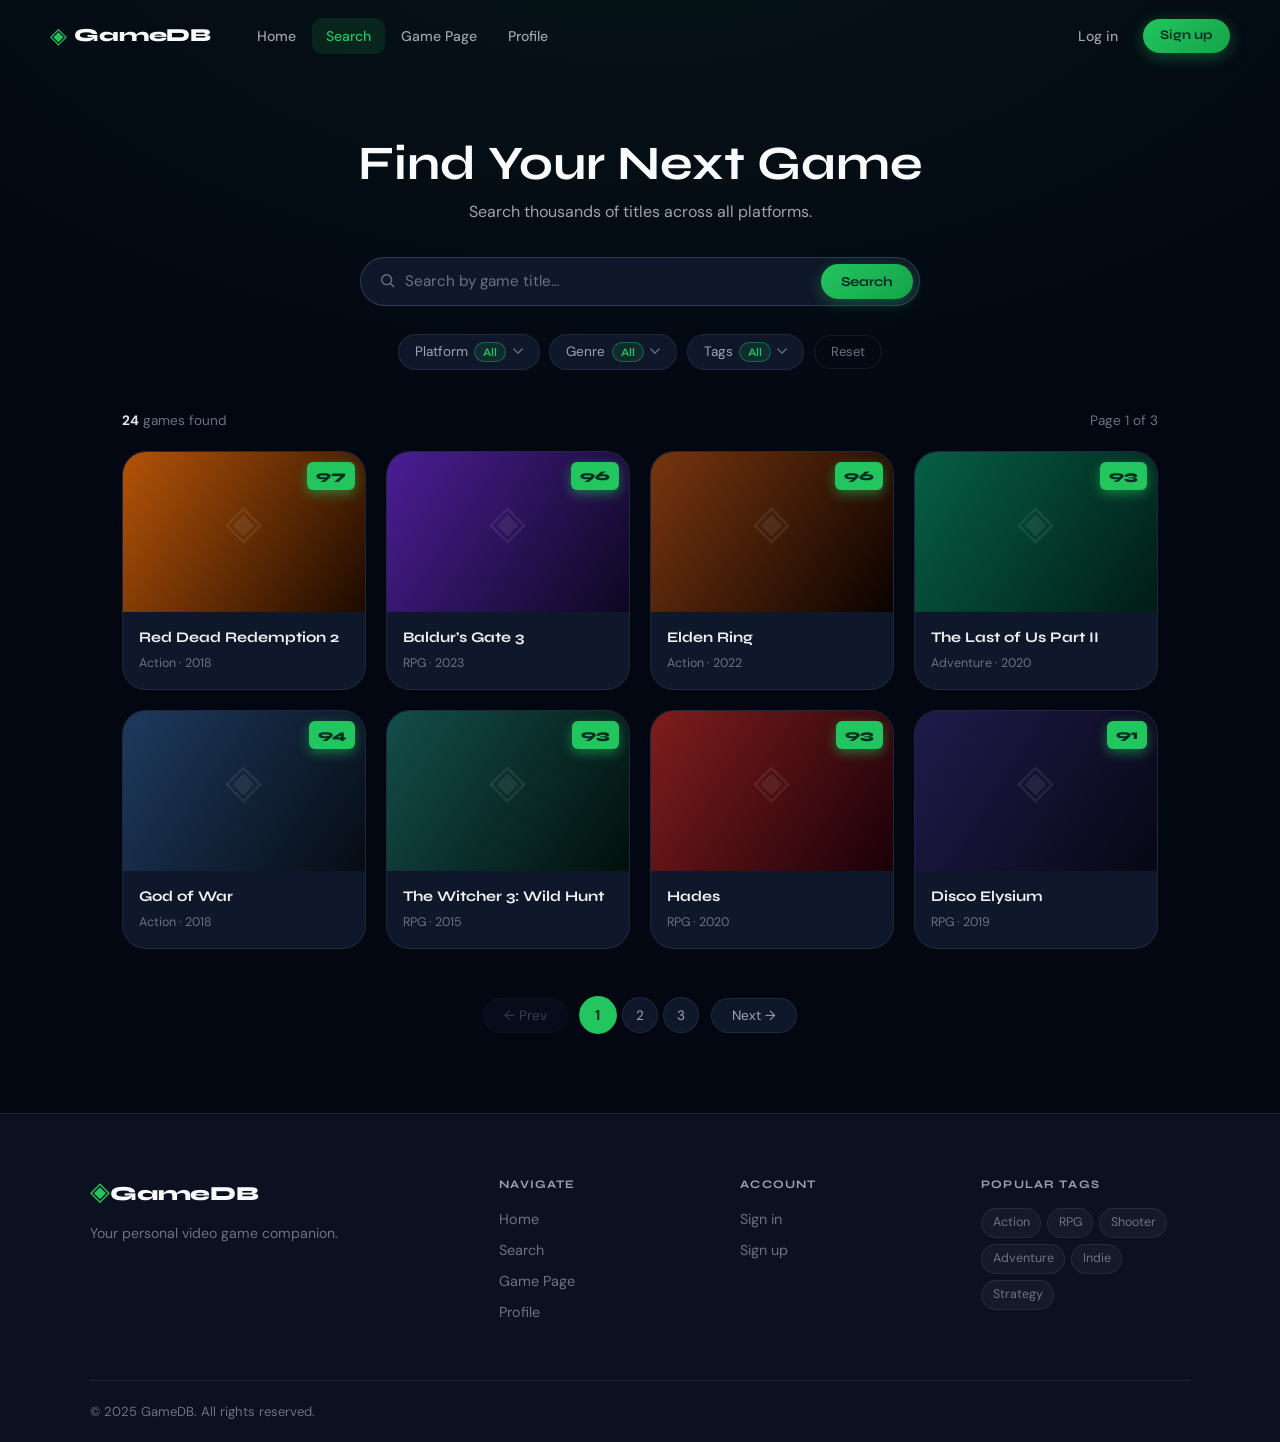
<file: search.html>
<!DOCTYPE html>
<html lang="en">
<head>
<meta charset="UTF-8"><meta name="viewport" content="width=device-width, initial-scale=1.0">
<title>GameDB — Search</title>
<link rel="preconnect" href="https://fonts.googleapis.com">
<link rel="preconnect" href="https://fonts.gstatic.com" crossorigin>
<link href="https://fonts.googleapis.com/css2?family=Syne:wght@400;600;700;800&family=DM+Sans:ital,opsz,wght@0,9..40,300;0,9..40,400;0,9..40,500;1,9..40,300&display=swap" rel="stylesheet">
<link rel="stylesheet" href="shared.css">
<link rel="stylesheet" href="search.css">
</head>
<body>

<header class="site-header scrolled" id="siteHeader">
  <div class="nav-inner">
    <a href="index.html" class="nav-logo"><span class="logo-icon">◈</span><span class="logo-text">GameDB</span></a>
    <nav class="nav-links">
      <a href="index.html" class="nav-link">Home</a>
      <a href="search.html" class="nav-link active">Search</a>
      <a href="game.html" class="nav-link">Game Page</a>
      <a href="profile.html" class="nav-link">Profile</a>
    </nav>
    <div class="nav-actions">
      <a href="signin.html" class="btn-ghost-sm">Log in</a>
      <a href="signup.html" class="btn-accent-sm">Sign up</a>
    </div>
    <button class="nav-hamburger" id="navHamburger" aria-label="Menu" aria-expanded="false"><span></span><span></span><span></span></button>
  </div>
</header>
<nav class="mobile-nav" id="mobileNav">
  <a href="index.html" class="nav-link">Home</a>
  <a href="search.html" class="nav-link active">Search</a>
  <a href="game.html" class="nav-link">Game Page</a>
  <a href="profile.html" class="nav-link">Profile</a>
</nav>

<main class="search-shell">
  <div class="search-header">
    <h1 class="search-title">Find Your Next Game</h1>
    <p class="search-subtitle">Search thousands of titles across all platforms.</p>
    <div class="searchbar-wrap">
      <div class="searchbar">
        <svg class="search-icon" viewBox="0 0 20 20" fill="none"><circle cx="8.5" cy="8.5" r="5.5" stroke="currentColor" stroke-width="1.5"/><path d="M13 13l3.5 3.5" stroke="currentColor" stroke-width="1.5" stroke-linecap="round"/></svg>
        <input type="text" class="search-input" id="searchInput" placeholder="Search by game title…">
        <button class="search-submit" id="searchBtn" onclick="doSearch()">Search</button>
      </div>
    </div>
    <div class="filters-row">
      <div class="filter-group">
        <button class="filter-toggle" id="platformToggle" onclick="toggleFilter('platform')">Platform <span class="filter-toggle-badge active-badge" id="platformBadge">All</span><svg class="toggle-chevron" id="platformChevron" viewBox="0 0 12 8" fill="none"><path d="M1 1l5 5 5-5" stroke="currentColor" stroke-width="1.5" stroke-linecap="round"/></svg></button>
        <div class="filter-dropdown hidden" id="platformDropdown">
          <button class="filter-chip active-chip" data-value="all" onclick="selectFilter('platform','all',this)">All Platforms</button>
          <button class="filter-chip" data-value="PC" onclick="selectFilter('platform','PC',this)">PC</button>
          <button class="filter-chip" data-value="PlayStation" onclick="selectFilter('platform','PlayStation',this)">PlayStation</button>
          <button class="filter-chip" data-value="Xbox" onclick="selectFilter('platform','Xbox',this)">Xbox</button>
          <button class="filter-chip" data-value="Nintendo Switch" onclick="selectFilter('platform','Nintendo Switch',this)">Nintendo Switch</button>
          <button class="filter-chip" data-value="iOS" onclick="selectFilter('platform','iOS',this)">iOS</button>
          <button class="filter-chip" data-value="Android" onclick="selectFilter('platform','Android',this)">Android</button>
        </div>
      </div>
      <div class="filter-group">
        <button class="filter-toggle" id="genreToggle" onclick="toggleFilter('genre')">Genre <span class="filter-toggle-badge active-badge" id="genreBadge">All</span><svg class="toggle-chevron" id="genreChevron" viewBox="0 0 12 8" fill="none"><path d="M1 1l5 5 5-5" stroke="currentColor" stroke-width="1.5" stroke-linecap="round"/></svg></button>
        <div class="filter-dropdown hidden" id="genreDropdown">
          <button class="filter-chip active-chip" data-value="all" onclick="selectFilter('genre','all',this)">All Genres</button>
          <button class="filter-chip" data-value="RPG" onclick="selectFilter('genre','RPG',this)">RPG</button>
          <button class="filter-chip" data-value="Action" onclick="selectFilter('genre','Action',this)">Action</button>
          <button class="filter-chip" data-value="Adventure" onclick="selectFilter('genre','Adventure',this)">Adventure</button>
          <button class="filter-chip" data-value="Shooter" onclick="selectFilter('genre','Shooter',this)">Shooter</button>
          <button class="filter-chip" data-value="Strategy" onclick="selectFilter('genre','Strategy',this)">Strategy</button>
          <button class="filter-chip" data-value="Simulation" onclick="selectFilter('genre','Simulation',this)">Simulation</button>
          <button class="filter-chip" data-value="Indie" onclick="selectFilter('genre','Indie',this)">Indie</button>
          <button class="filter-chip" data-value="Platformer" onclick="selectFilter('genre','Platformer',this)">Platformer</button>
        </div>
      </div>
      <div class="filter-group">
        <button class="filter-toggle" id="tagToggle" onclick="toggleFilter('tag')">Tags <span class="filter-toggle-badge active-badge" id="tagBadge">All</span><svg class="toggle-chevron" id="tagChevron" viewBox="0 0 12 8" fill="none"><path d="M1 1l5 5 5-5" stroke="currentColor" stroke-width="1.5" stroke-linecap="round"/></svg></button>
        <div class="filter-dropdown hidden" id="tagDropdown">
          <button class="filter-chip active-chip" data-value="all" onclick="selectFilter('tag','all',this)">All Tags</button>
          <button class="filter-chip" data-value="Open World" onclick="selectFilter('tag','Open World',this)">Open World</button>
          <button class="filter-chip" data-value="Co-op" onclick="selectFilter('tag','Co-op',this)">Co-op</button>
          <button class="filter-chip" data-value="Multiplayer" onclick="selectFilter('tag','Multiplayer',this)">Multiplayer</button>
          <button class="filter-chip" data-value="Story Rich" onclick="selectFilter('tag','Story Rich',this)">Story Rich</button>
          <button class="filter-chip" data-value="Horror" onclick="selectFilter('tag','Horror',this)">Horror</button>
          <button class="filter-chip" data-value="Puzzle" onclick="selectFilter('tag','Puzzle',this)">Puzzle</button>
        </div>
      </div>
      <button class="reset-btn" onclick="resetSearch()">Reset</button>
    </div>
  </div>

  <div class="results-meta section-inner" id="resultsMeta" style="display:none">
    <span class="results-count" id="resultsCount"></span>
    <span class="results-page" id="resultsPageLabel"></span>
  </div>

  <div class="section-inner" id="skeletonGrid" style="display:none">
    <div class="skeleton-grid">
      <div class="skeleton-card"><div class="skeleton-img skeleton"></div><div class="skeleton-body"><div class="skeleton skeleton-line"></div><div class="skeleton skeleton-line short"></div></div></div>
      <div class="skeleton-card"><div class="skeleton-img skeleton"></div><div class="skeleton-body"><div class="skeleton skeleton-line"></div><div class="skeleton skeleton-line short"></div></div></div>
      <div class="skeleton-card"><div class="skeleton-img skeleton"></div><div class="skeleton-body"><div class="skeleton skeleton-line"></div><div class="skeleton skeleton-line short"></div></div></div>
      <div class="skeleton-card"><div class="skeleton-img skeleton"></div><div class="skeleton-body"><div class="skeleton skeleton-line"></div><div class="skeleton skeleton-line short"></div></div></div>
      <div class="skeleton-card"><div class="skeleton-img skeleton"></div><div class="skeleton-body"><div class="skeleton skeleton-line"></div><div class="skeleton skeleton-line short"></div></div></div>
      <div class="skeleton-card"><div class="skeleton-img skeleton"></div><div class="skeleton-body"><div class="skeleton skeleton-line"></div><div class="skeleton skeleton-line short"></div></div></div>
    </div>
  </div>

  <div class="game-grid section-inner" id="gameGrid"></div>
  <div id="emptyState" style="display:none" class="empty-state section-inner"><div class="empty-icon">◈</div><h3>No games found</h3><p>Try a different search term or reset your filters.</p></div>
  <div class="pagination section-inner" id="pagination" style="display:none">
    <button class="page-btn page-prev" id="prevBtn" onclick="changePage(-1)">← Prev</button>
    <div class="page-numbers" id="pageNumbers"></div>
    <button class="page-btn page-next" id="nextBtn" onclick="changePage(1)">Next →</button>
  </div>
</main>

<footer class="site-footer">
  <div class="footer-inner">
    <div class="footer-brand"><span class="logo-icon">◈</span><span class="logo-text">GameDB</span><p class="footer-tagline">Your personal video game companion.</p></div>
    <div class="footer-cols">
      <div class="footer-col"><h4>Navigate</h4><a href="index.html">Home</a><a href="search.html">Search</a><a href="game.html">Game Page</a><a href="profile.html">Profile</a></div>
      <div class="footer-col"><h4>Account</h4><a href="signin.html">Sign in</a><a href="signup.html">Sign up</a></div>
      <div class="footer-col"><h4>Popular Tags</h4><div class="footer-tags"><span class="ftag" onclick="quickTag('Action')">Action</span><span class="ftag" onclick="quickTag('RPG')">RPG</span><span class="ftag" onclick="quickTag('Shooter')">Shooter</span><span class="ftag" onclick="quickTag('Adventure')">Adventure</span><span class="ftag" onclick="quickTag('Indie')">Indie</span><span class="ftag" onclick="quickTag('Strategy')">Strategy</span></div></div>
    </div>
  </div>
  <div class="footer-bottom">© 2025 GameDB. All rights reserved.</div>
</footer>

<script src="shared.js"></script>
<script>
// ---- DATA ----
const ALL_GAMES = [
  { id:1, title:"Red Dead Redemption 2", genre:"Action", platform:"PlayStation", tag:"Open World", score:97, year:2018, gradient:["#b45309","#1c0a00"] },
  { id:2, title:"Baldur's Gate 3", genre:"RPG", platform:"PC", tag:"Co-op", score:96, year:2023, gradient:["#4c1d95","#0c0820"] },
  { id:3, title:"Elden Ring", genre:"Action", platform:"PlayStation", tag:"Open World", score:96, year:2022, gradient:["#78350f","#0a0200"] },
  { id:4, title:"The Last of Us Part II", genre:"Adventure", platform:"PlayStation", tag:"Story Rich", score:93, year:2020, gradient:["#065f46","#011c16"] },
  { id:5, title:"God of War", genre:"Action", platform:"PlayStation", tag:"Story Rich", score:94, year:2018, gradient:["#1e3a5f","#060c14"] },
  { id:6, title:"The Witcher 3: Wild Hunt", genre:"RPG", platform:"PC", tag:"Open World", score:93, year:2015, gradient:["#134e4a","#020f0c"] },
  { id:7, title:"Hades", genre:"RPG", platform:"PC", tag:"Co-op", score:93, year:2020, gradient:["#7f1d1d","#1a0008"] },
  { id:8, title:"Disco Elysium", genre:"RPG", platform:"PC", tag:"Story Rich", score:91, year:2019, gradient:["#1e1b4b","#080714"] },
  { id:9, title:"Celeste", genre:"Platformer", platform:"Nintendo Switch", tag:"Puzzle", score:94, year:2018, gradient:["#4338ca","#0c0a20"] },
  { id:10, title:"Hollow Knight", genre:"Platformer", platform:"Nintendo Switch", tag:"Story Rich", score:87, year:2017, gradient:["#1f2937","#03070c"] },
  { id:11, title:"Shadow of the Tomb Raider", genre:"Action", platform:"Xbox", tag:"Open World", score:82, year:2018, gradient:["#14532d","#020f07"] },
  { id:12, title:"Control", genre:"Action", platform:"PlayStation", tag:"Story Rich", score:85, year:2019, gradient:["#312e81","#08060f"] },
  { id:13, title:"Death Stranding", genre:"Adventure", platform:"PlayStation", tag:"Story Rich", score:82, year:2019, gradient:["#164e63","#020d10"] },
  { id:14, title:"Sekiro: Shadows Die Twice", genre:"Action", platform:"PC", tag:"Story Rich", score:90, year:2019, gradient:["#3f3f46","#0a0a0a"] },
  { id:15, title:"Mass Effect Legendary Edition", genre:"RPG", platform:"Xbox", tag:"Co-op", score:93, year:2021, gradient:["#1e3a5f","#03080f"] },
  { id:16, title:"Doom Eternal", genre:"Shooter", platform:"PC", tag:"Multiplayer", score:88, year:2020, gradient:["#7f1d1d","#140203"] },
  { id:17, title:"Ori and the Will of the Wisps", genre:"Platformer", platform:"Xbox", tag:"Story Rich", score:93, year:2020, gradient:["#1e3a8a","#020714"] },
  { id:18, title:"Stardew Valley", genre:"Simulation", platform:"Nintendo Switch", tag:"Co-op", score:89, year:2016, gradient:["#14532d","#061408"] },
  { id:19, title:"Cyberpunk 2077", genre:"RPG", platform:"PC", tag:"Open World", score:86, year:2020, gradient:["#fbbf24","#1a0a00"], textColor:"#1c0a00" },
  { id:20, title:"Returnal", genre:"Shooter", platform:"PlayStation", tag:"Horror", score:86, year:2021, gradient:["#6b21a8","#0e0415"] },
  { id:21, title:"Forza Horizon 5", genre:"Simulation", platform:"Xbox", tag:"Multiplayer", score:92, year:2021, gradient:["#b45309","#1c0800"] },
  { id:22, title:"Resident Evil Village", genre:"Shooter", platform:"PlayStation", tag:"Horror", score:84, year:2021, gradient:["#292524","#050403"] },
  { id:23, title:"It Takes Two", genre:"Adventure", platform:"PC", tag:"Co-op", score:94, year:2021, gradient:["#0369a1","#01090f"] },
  { id:24, title:"Metroid Dread", genre:"Adventure", platform:"Nintendo Switch", tag:"Story Rich", score:89, year:2021, gradient:["#1e293b","#030710"] },
];

const PAGE_SIZE = 8;
let currentPage = 1;
let filteredGames = [...ALL_GAMES];
let favorites = new Set();
let filters = { platform: 'all', genre: 'all', tag: 'all' };
let searchTerm = '';

function getCardSVG(game) {
  return `<svg viewBox="0 0 280 185" fill="none"><rect width="280" height="185" fill="url(#grd${game.id})"/><defs><linearGradient id="grd${game.id}" x1="0" y1="0" x2="280" y2="185" gradientUnits="userSpaceOnUse"><stop stop-color="${game.gradient[0]}"/><stop offset="1" stop-color="${game.gradient[1]}"/></linearGradient></defs><text x="140" y="100" font-size="56" text-anchor="middle" fill="rgba(255,255,255,0.08)" font-family="serif">◈</text></svg>`;
}

function renderGrid() {
  const grid = document.getElementById('gameGrid');
  const totalPages = Math.ceil(filteredGames.length / PAGE_SIZE);
  const start = (currentPage - 1) * PAGE_SIZE;
  const pageGames = filteredGames.slice(start, start + PAGE_SIZE);

  grid.innerHTML = '';
  if (pageGames.length === 0) {
    document.getElementById('emptyState').style.display = 'block';
    document.getElementById('pagination').style.display = 'none';
    document.getElementById('resultsMeta').style.display = 'none';
    return;
  }
  document.getElementById('emptyState').style.display = 'none';

  pageGames.forEach((game, i) => {
    const isFav = favorites.has(game.id);
    const card = document.createElement('div');
    card.className = 'game-card';
    card.style.animationDelay = (i * 0.05) + 's';
    card.innerHTML = `
      <a href="game.html" style="text-decoration:none;display:block">
        <div class="game-card-img">
          ${getCardSVG(game)}
          <div class="card-score">${game.score}</div>
          <div class="card-favorite ${isFav ? 'active' : ''}" data-id="${game.id}" title="Favourite">♥</div>
        </div>
        <div class="game-card-body">
          <div class="game-card-title">${game.title}</div>
          <div class="game-card-meta">${game.genre} · ${game.year}</div>
        </div>
      </a>`;
    card.querySelector('.card-favorite').addEventListener('click', e => {
      e.preventDefault(); e.stopPropagation();
      const id = game.id;
      const btn = e.currentTarget;
      if (favorites.has(id)) {
        favorites.delete(id); btn.classList.remove('active');
        GameDB.toast('Removed', `${game.title} removed from favourites`, 'info');
      } else {
        favorites.add(id); btn.classList.add('active');
        GameDB.toast('Favourited!', `${game.title} added to favourites`, 'success');
      }
    });
    grid.appendChild(card);
  });

  // Results meta
  document.getElementById('resultsMeta').style.display = 'flex';
  document.getElementById('resultsCount').innerHTML = `<strong>${filteredGames.length}</strong> game${filteredGames.length !== 1 ? 's' : ''} found`;
  document.getElementById('resultsPageLabel').textContent = `Page ${currentPage} of ${totalPages}`;

  // Pagination
  if (totalPages > 1) {
    document.getElementById('pagination').style.display = 'flex';
    document.getElementById('prevBtn').disabled = currentPage === 1;
    document.getElementById('nextBtn').disabled = currentPage === totalPages;
    const nums = document.getElementById('pageNumbers');
    nums.innerHTML = '';
    for (let p = 1; p <= totalPages; p++) {
      const btn = document.createElement('button');
      btn.className = 'page-num' + (p === currentPage ? ' active' : '');
      btn.textContent = p;
      btn.onclick = () => goToPage(p);
      nums.appendChild(btn);
    }
  } else {
    document.getElementById('pagination').style.display = 'none';
  }
}

function showSkeleton() {
  document.getElementById('skeletonGrid').style.display = 'block';
  document.getElementById('gameGrid').innerHTML = '';
  document.getElementById('resultsMeta').style.display = 'none';
  document.getElementById('pagination').style.display = 'none';
  document.getElementById('emptyState').style.display = 'none';
}

function hideSkeleton() {
  document.getElementById('skeletonGrid').style.display = 'none';
}

function applyFilters() {
  const term = searchTerm.toLowerCase();
  filteredGames = ALL_GAMES.filter(g => {
    const matchSearch = !term || g.title.toLowerCase().includes(term);
    const matchPlatform = filters.platform === 'all' || g.platform === filters.platform;
    const matchGenre = filters.genre === 'all' || g.genre === filters.genre;
    const matchTag = filters.tag === 'all' || g.tag === filters.tag;
    return matchSearch && matchPlatform && matchGenre && matchTag;
  });
  currentPage = 1;
}

function doSearch() {
  searchTerm = document.getElementById('searchInput').value.trim();
  showSkeleton();
  setTimeout(() => { hideSkeleton(); applyFilters(); renderGrid(); }, 600);
}

function changePage(dir) {
  const totalPages = Math.ceil(filteredGames.length / PAGE_SIZE);
  const next = currentPage + dir;
  if (next < 1 || next > totalPages) return;
  showSkeleton();
  setTimeout(() => { hideSkeleton(); currentPage = next; renderGrid(); window.scrollTo({ top: 0, behavior: 'smooth' }); }, 400);
}

function goToPage(p) {
  if (p === currentPage) return;
  showSkeleton();
  setTimeout(() => { hideSkeleton(); currentPage = p; renderGrid(); window.scrollTo({ top: 0, behavior: 'smooth' }); }, 400);
}

function resetSearch() {
  searchTerm = '';
  filters = { platform: 'all', genre: 'all', tag: 'all' };
  document.getElementById('searchInput').value = '';
  ['platform','genre','tag'].forEach(k => {
    document.getElementById(k+'Badge').textContent = 'All';
    const dropdown = document.getElementById(k+'Dropdown');
    dropdown.querySelectorAll('.filter-chip').forEach(c => c.classList.remove('active-chip'));
    dropdown.querySelector('[data-value="all"]').classList.add('active-chip');
  });
  applyFilters(); renderGrid();
  GameDB.toast('Reset', 'All filters cleared', 'info');
}

function quickTag(tag) {
  filters.tag = tag;
  document.getElementById('tagBadge').textContent = tag;
  document.getElementById('tagBadge').classList.remove('active-badge');
  document.getElementById('tagDropdown').querySelectorAll('.filter-chip').forEach(c => {
    c.classList.toggle('active-chip', c.dataset.value === tag);
  });
  applyFilters(); renderGrid();
  window.scrollTo({ top: 0, behavior: 'smooth' });
}

// FILTER DROPDOWNS
function toggleFilter(key) {
  const dropdown = document.getElementById(key + 'Dropdown');
  const chevron = document.getElementById(key + 'Chevron');
  const isHidden = dropdown.classList.contains('hidden');
  // close all first
  ['platform','genre','tag'].forEach(k => {
    document.getElementById(k+'Dropdown').classList.add('hidden');
    document.getElementById(k+'Chevron').style.transform = '';
  });
  if (isHidden) {
    dropdown.classList.remove('hidden');
    dropdown.classList.add('animating');
    dropdown.addEventListener('animationend', () => dropdown.classList.remove('animating'), { once: true });
    chevron.style.transform = 'rotate(180deg)';
  }
}

function selectFilter(key, value, btn) {
  filters[key] = value;
  const badge = document.getElementById(key + 'Badge');
  badge.textContent = value === 'all' ? 'All' : value;
  if (value === 'all') badge.classList.add('active-badge');
  else badge.classList.remove('active-badge');
  const dropdown = document.getElementById(key + 'Dropdown');
  dropdown.querySelectorAll('.filter-chip').forEach(c => c.classList.remove('active-chip'));
  btn.classList.add('active-chip');
  applyFilters(); renderGrid();
}

// Close dropdowns on outside click
document.addEventListener('click', e => {
  if (!e.target.closest('.filter-group')) {
    ['platform','genre','tag'].forEach(k => {
      document.getElementById(k+'Dropdown').classList.add('hidden');
      document.getElementById(k+'Chevron').style.transform = '';
    });
  }
});

// Enter key search
document.getElementById('searchInput').addEventListener('keydown', e => { if (e.key === 'Enter') doSearch(); });

// Initial render
applyFilters();
renderGrid();
</script>
</body>
</html>
</file>
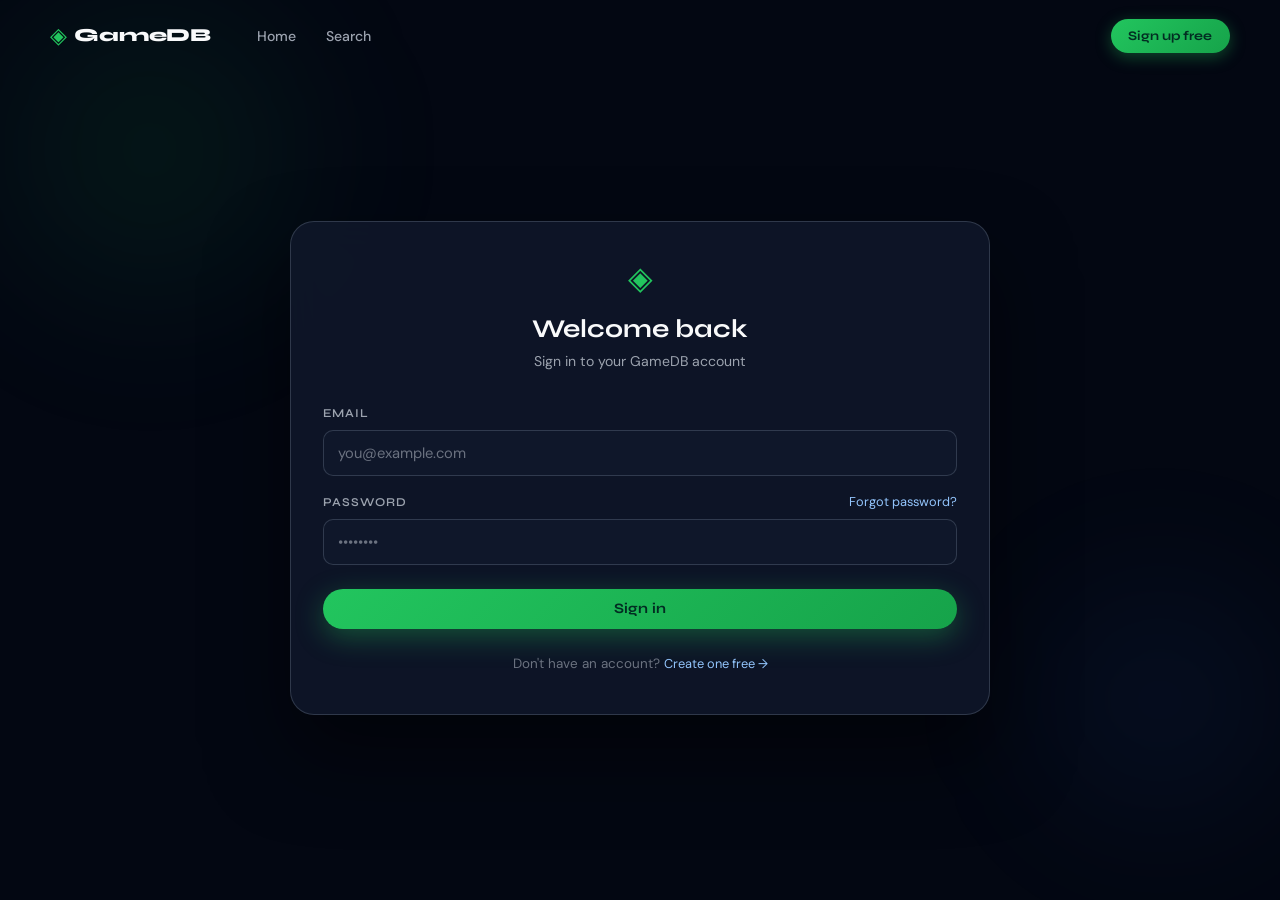
<file: signin.html>
<!DOCTYPE html>
<html lang="en">
<head>
<meta charset="UTF-8"><meta name="viewport" content="width=device-width, initial-scale=1.0">
<title>GameDB — Sign In</title>
<link rel="preconnect" href="https://fonts.googleapis.com">
<link rel="preconnect" href="https://fonts.gstatic.com" crossorigin>
<link href="https://fonts.googleapis.com/css2?family=Syne:wght@400;600;700;800&family=DM+Sans:ital,opsz,wght@0,9..40,300;0,9..40,400;0,9..40,500;1,9..40,300&display=swap" rel="stylesheet">
<link rel="stylesheet" href="shared.css">
<link rel="stylesheet" href="auth.css">
</head>
<body>
<header class="site-header scrolled" id="siteHeader">
  <div class="nav-inner">
    <a href="index.html" class="nav-logo"><span class="logo-icon">◈</span><span class="logo-text">GameDB</span></a>
    <nav class="nav-links"><a href="index.html" class="nav-link">Home</a><a href="search.html" class="nav-link">Search</a></nav>
    <div class="nav-actions"><a href="signup.html" class="btn-accent-sm">Sign up free</a></div>
    <button class="nav-hamburger" id="navHamburger" aria-label="Menu" aria-expanded="false"><span></span><span></span><span></span></button>
  </div>
</header>
<nav class="mobile-nav" id="mobileNav"><a href="index.html" class="nav-link">Home</a><a href="search.html" class="nav-link">Search</a></nav>

<main class="auth-shell">
  <div class="auth-bg"><div class="auth-glow-1"></div><div class="auth-glow-2"></div></div>
  <div class="auth-card">
    <div class="auth-logo-wrap"><span class="logo-icon" style="font-size:2rem">◈</span></div>
    <div class="auth-header"><h1>Welcome back</h1><p>Sign in to your GameDB account</p></div>
    <form class="auth-form" id="signinForm" onsubmit="handleSignIn(event)">
      <div class="auth-field">
        <label class="auth-label" for="email">Email</label>
        <input class="auth-input" type="email" id="email" placeholder="you@example.com" autocomplete="email">
        <span class="auth-error-msg" id="emailErr">Please enter a valid email</span>
      </div>
      <div class="auth-field">
        <div class="auth-label-row">
          <label class="auth-label" for="password">Password</label>
          <a href="#" class="auth-link">Forgot password?</a>
        </div>
        <input class="auth-input" type="password" id="password" placeholder="••••••••" autocomplete="current-password">
        <span class="auth-error-msg" id="passErr">Password must be at least 6 characters</span>
      </div>
      <button type="submit" class="btn-accent" id="submitBtn" style="width:100%;margin-top:0.5rem">Sign in</button>
    </form>
    <p class="auth-footer">Don't have an account? <a href="signup.html" class="auth-link">Create one free →</a></p>
  </div>
</main>

<script src="shared.js"></script>
<script>
function handleSignIn(e) {
  e.preventDefault();
  const email = document.getElementById('email');
  const pass = document.getElementById('password');
  const emailErr = document.getElementById('emailErr');
  const passErr = document.getElementById('passErr');
  let valid = true;
  // reset
  [email, pass].forEach(i => i.classList.remove('error'));
  [emailErr, passErr].forEach(m => m.classList.remove('show'));

  if (!email.value || !email.value.includes('@')) {
    email.classList.add('error'); emailErr.classList.add('show'); valid = false;
  }
  if (!pass.value || pass.value.length < 6) {
    pass.classList.add('error'); passErr.classList.add('show'); valid = false;
  }
  if (!valid) return;

  const btn = document.getElementById('submitBtn');
  btn.textContent = 'Signing in…'; btn.disabled = true;
  setTimeout(() => {
    btn.textContent = 'Sign in'; btn.disabled = false;
    GameDB.toast('Welcome back!', 'You have been signed in successfully', 'success');
    setTimeout(() => { window.location.href = 'profile.html'; }, 1000);
  }, 1200);
}
</script>
</body>
</html>
</file>
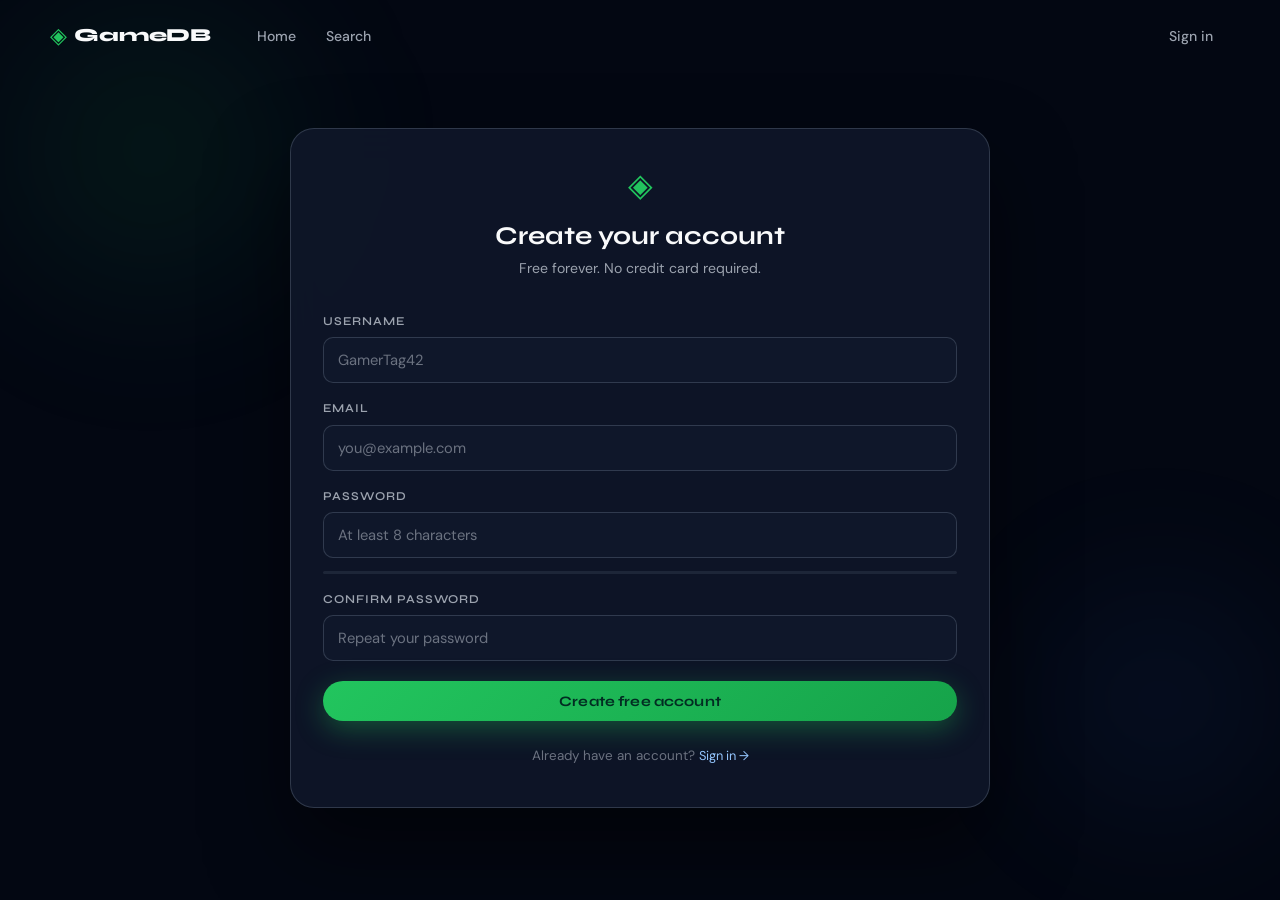
<file: signup.html>
<!DOCTYPE html>
<html lang="en">
<head>
<meta charset="UTF-8"><meta name="viewport" content="width=device-width, initial-scale=1.0">
<title>GameDB — Sign Up</title>
<link rel="preconnect" href="https://fonts.googleapis.com">
<link rel="preconnect" href="https://fonts.gstatic.com" crossorigin>
<link href="https://fonts.googleapis.com/css2?family=Syne:wght@400;600;700;800&family=DM+Sans:ital,opsz,wght@0,9..40,300;0,9..40,400;0,9..40,500;1,9..40,300&display=swap" rel="stylesheet">
<link rel="stylesheet" href="shared.css">
<link rel="stylesheet" href="auth.css">
</head>
<body>
<header class="site-header scrolled" id="siteHeader">
  <div class="nav-inner">
    <a href="index.html" class="nav-logo"><span class="logo-icon">◈</span><span class="logo-text">GameDB</span></a>
    <nav class="nav-links"><a href="index.html" class="nav-link">Home</a><a href="search.html" class="nav-link">Search</a></nav>
    <div class="nav-actions"><a href="signin.html" class="btn-ghost-sm">Sign in</a></div>
    <button class="nav-hamburger" id="navHamburger" aria-label="Menu" aria-expanded="false"><span></span><span></span><span></span></button>
  </div>
</header>
<nav class="mobile-nav" id="mobileNav"><a href="index.html" class="nav-link">Home</a><a href="search.html" class="nav-link">Search</a></nav>

<main class="auth-shell">
  <div class="auth-bg"><div class="auth-glow-1"></div><div class="auth-glow-2"></div></div>
  <div class="auth-card">
    <div class="auth-logo-wrap"><span class="logo-icon" style="font-size:2rem">◈</span></div>
    <div class="auth-header"><h1>Create your account</h1><p>Free forever. No credit card required.</p></div>
    <form class="auth-form" id="signupForm" onsubmit="handleSignUp(event)">
      <div class="auth-field">
        <label class="auth-label">Username</label>
        <input class="auth-input" type="text" id="username" placeholder="GamerTag42">
        <span class="auth-error-msg" id="userErr">Username must be at least 3 characters</span>
      </div>
      <div class="auth-field">
        <label class="auth-label">Email</label>
        <input class="auth-input" type="email" id="email" placeholder="you@example.com">
        <span class="auth-error-msg" id="emailErr">Please enter a valid email</span>
      </div>
      <div class="auth-field">
        <label class="auth-label">Password</label>
        <input class="auth-input" type="password" id="password" placeholder="At least 8 characters" oninput="checkStrength(this.value)">
        <div class="password-strength"><div class="password-strength-bar" id="strengthBar"></div></div>
        <span class="auth-error-msg" id="passErr">Password must be at least 8 characters</span>
      </div>
      <div class="auth-field">
        <label class="auth-label">Confirm password</label>
        <input class="auth-input" type="password" id="confirm" placeholder="Repeat your password">
        <span class="auth-error-msg" id="confirmErr">Passwords do not match</span>
      </div>
      <button type="submit" class="btn-accent" id="submitBtn" style="width:100%;margin-top:0.25rem">Create free account</button>
    </form>
    <p class="auth-footer">Already have an account? <a href="signin.html" class="auth-link">Sign in →</a></p>
  </div>
</main>

<script src="shared.js"></script>
<script>
function checkStrength(val) {
  const bar = document.getElementById('strengthBar');
  let score = 0;
  if (val.length >= 8) score++;
  if (/[A-Z]/.test(val)) score++;
  if (/[0-9]/.test(val)) score++;
  if (/[^A-Za-z0-9]/.test(val)) score++;
  const pct = (score / 4) * 100;
  bar.style.width = pct + '%';
  bar.className = 'password-strength-bar ' + (score <= 1 ? 'strength-weak' : score <= 2 ? 'strength-ok' : 'strength-strong');
}

function handleSignUp(e) {
  e.preventDefault();
  const fields = {
    username: document.getElementById('username'),
    email: document.getElementById('email'),
    password: document.getElementById('password'),
    confirm: document.getElementById('confirm')
  };
  const errs = { username: document.getElementById('userErr'), email: document.getElementById('emailErr'), pass: document.getElementById('passErr'), confirm: document.getElementById('confirmErr') };
  let valid = true;
  Object.values(fields).forEach(f => f.classList.remove('error'));
  Object.values(errs).forEach(e => e.classList.remove('show'));

  if (!fields.username.value || fields.username.value.length < 3) {
    fields.username.classList.add('error'); errs.username.classList.add('show'); valid = false;
  }
  if (!fields.email.value.includes('@')) {
    fields.email.classList.add('error'); errs.email.classList.add('show'); valid = false;
  }
  if (fields.password.value.length < 8) {
    fields.password.classList.add('error'); errs.pass.classList.add('show'); valid = false;
  }
  if (fields.confirm.value !== fields.password.value) {
    fields.confirm.classList.add('error'); errs.confirm.classList.add('show'); valid = false;
  }
  if (!valid) return;

  const btn = document.getElementById('submitBtn');
  btn.textContent = 'Creating account…'; btn.disabled = true;
  setTimeout(() => {
    btn.textContent = 'Create free account'; btn.disabled = false;
    GameDB.toast('Account created! 🎉', 'Welcome to GameDB', 'success');
    setTimeout(() => { window.location.href = 'profile.html'; }, 1000);
  }, 1400);
}
</script>
</body>
</html>
</file>
<file: shared.css>
/* ============================================
   GAMEDB — SHARED DESIGN SYSTEM v2
   ============================================ */
:root {
  --accent: #22c55e;
  --accent-dark: #16a34a;
  --accent-glow: rgba(34, 197, 94, 0.35);
  --accent-dim: rgba(34, 197, 94, 0.12);
  --bg: #030712;
  --bg-2: #0b1120;
  --bg-3: #0f172a;
  --border: rgba(148, 163, 184, 0.12);
  --border-hover: rgba(148, 163, 184, 0.25);
  --text: #e5e7eb;
  --text-2: #9ca3af;
  --text-3: #6b7280;
  --font-display: "Syne", sans-serif;
  --font-body: "DM Sans", sans-serif;
  --radius-sm: 6px;
  --radius-md: 10px;
  --radius-lg: 16px;
  --radius-xl: 24px;
  --ease-spring: cubic-bezier(0.34, 1.56, 0.64, 1);
}
*,
*::before,
*::after {
  box-sizing: border-box;
  margin: 0;
  padding: 0;
}
html {
  scroll-behavior: smooth;
}
body {
  font-family: var(--font-body);
  background: var(--bg);
  color: var(--text);
  font-size: 16px;
  line-height: 1.6;
  -webkit-font-smoothing: antialiased;
  overflow-x: hidden;
}
h1,
h2,
h3,
h4 {
  font-family: var(--font-display);
  font-weight: 700;
  line-height: 1.15;
  color: #f9fafb;
}
a {
  text-decoration: none;
  color: inherit;
}

/* BUTTONS */
.btn-accent {
  display: inline-flex;
  align-items: center;
  justify-content: center;
  padding: 0.72rem 1.6rem;
  background: linear-gradient(135deg, var(--accent), var(--accent-dark));
  color: #022c22;
  font-family: var(--font-display);
  font-weight: 700;
  font-size: 0.9rem;
  border-radius: 999px;
  border: none;
  cursor: pointer;
  transition:
    transform 0.15s ease,
    box-shadow 0.15s ease;
  box-shadow: 0 8px 28px var(--accent-glow);
  text-decoration: none;
  letter-spacing: 0.01em;
}
.btn-accent:hover {
  transform: translateY(-2px);
  box-shadow: 0 14px 36px var(--accent-glow);
}
.btn-accent:active {
  transform: translateY(0) scale(0.97);
}
.btn-outline {
  display: inline-flex;
  align-items: center;
  justify-content: center;
  padding: 0.72rem 1.6rem;
  background: transparent;
  color: var(--text);
  font-family: var(--font-display);
  font-weight: 600;
  font-size: 0.9rem;
  border-radius: 999px;
  border: 1px solid var(--border-hover);
  cursor: pointer;
  transition:
    border-color 0.2s,
    background 0.2s,
    transform 0.15s;
  text-decoration: none;
}
.btn-outline:hover {
  border-color: var(--accent);
  background: var(--accent-dim);
  color: #f9fafb;
  transform: translateY(-1px);
}
.btn-outline:active {
  transform: scale(0.97);
}
.btn-accent-sm {
  padding: 0.42rem 1.1rem;
  background: linear-gradient(135deg, var(--accent), var(--accent-dark));
  color: #022c22;
  font-family: var(--font-display);
  font-weight: 700;
  font-size: 0.82rem;
  border-radius: 999px;
  border: none;
  cursor: pointer;
  transition:
    transform 0.15s,
    box-shadow 0.15s;
  box-shadow: 0 4px 16px var(--accent-glow);
  text-decoration: none;
  display: inline-flex;
  align-items: center;
}
.btn-accent-sm:hover {
  transform: translateY(-1px);
  box-shadow: 0 8px 24px var(--accent-glow);
}
.btn-ghost-sm {
  padding: 0.42rem 1rem;
  background: transparent;
  color: var(--text-2);
  font-family: var(--font-body);
  font-weight: 500;
  font-size: 0.88rem;
  border-radius: 999px;
  border: 1px solid transparent;
  cursor: pointer;
  transition:
    color 0.15s,
    border-color 0.15s;
  text-decoration: none;
  display: inline-flex;
  align-items: center;
}
.btn-ghost-sm:hover {
  color: var(--text);
  border-color: var(--border-hover);
}

/* NAV */
.site-header {
  position: fixed;
  top: 0;
  left: 0;
  right: 0;
  z-index: 1000;
  padding: 0 2rem;
  transition:
    background 0.3s,
    border-color 0.3s;
  border-bottom: 1px solid transparent;
}
.site-header.scrolled {
  background: rgba(3, 7, 18, 0.82);
  backdrop-filter: blur(20px);
  border-color: var(--border);
}
.nav-inner {
  max-width: 1180px;
  margin: 0 auto;
  height: 72px;
  display: flex;
  align-items: center;
  gap: 2rem;
}
.nav-logo {
  display: flex;
  align-items: center;
  gap: 0.45rem;
  flex-shrink: 0;
}
.logo-icon {
  font-size: 1.4rem;
  color: var(--accent);
  line-height: 1;
}
.logo-text {
  font-family: var(--font-display);
  font-weight: 800;
  font-size: 1.15rem;
  color: #f9fafb;
  letter-spacing: -0.01em;
}
.nav-links {
  display: flex;
  gap: 0.2rem;
  flex: 1;
}
.nav-link {
  padding: 0.4rem 0.85rem;
  font-size: 0.88rem;
  color: var(--text-2);
  border-radius: var(--radius-md);
  transition:
    color 0.15s,
    background 0.15s;
  font-weight: 500;
  text-decoration: none;
}
.nav-link:hover {
  color: var(--text);
  background: rgba(255, 255, 255, 0.05);
}
.nav-link.active {
  color: var(--accent);
  background: var(--accent-dim);
}
.nav-actions {
  display: flex;
  align-items: center;
  gap: 0.5rem;
  margin-left: auto;
  flex-shrink: 0;
}
.nav-hamburger {
  display: none;
  flex-direction: column;
  justify-content: center;
  gap: 5px;
  width: 36px;
  height: 36px;
  background: none;
  border: 1px solid var(--border);
  border-radius: var(--radius-sm);
  cursor: pointer;
  padding: 6px;
  margin-left: auto;
}
.nav-hamburger span {
  display: block;
  height: 2px;
  background: var(--text-2);
  border-radius: 2px;
  transition:
    transform 0.3s,
    opacity 0.3s;
}
.nav-hamburger.open span:nth-child(1) {
  transform: translateY(7px) rotate(45deg);
}
.nav-hamburger.open span:nth-child(2) {
  opacity: 0;
}
.nav-hamburger.open span:nth-child(3) {
  transform: translateY(-7px) rotate(-45deg);
}
.mobile-nav {
  position: fixed;
  top: -50px;
  left: 0;
  right: 0;
  background: rgba(3, 7, 18, 0.97);
  backdrop-filter: blur(20px);
  border-bottom: 1px solid var(--border);
  padding: 1rem 2rem 1.5rem;
  z-index: 999;
  transform: translateY(-110%);
  transition: transform 0.35s cubic-bezier(0.16, 1, 0.3, 1);
  display: flex;
  flex-direction: column;
  gap: 0.25rem;
}
.mobile-nav.open {
  transform: translateY(0);
  top: 80px;
}
.mobile-nav .nav-link {
  font-size: 1rem;
  padding: 0.65rem 0.85rem;
}

/* SECTION */
.section-inner {
  max-width: 1100px;
  margin: 0 auto;
  padding: 0 2rem;
}
.section-label {
  display: inline-flex;
  align-items: center;
  gap: 0.5rem;
  font-size: 0.72rem;
  font-weight: 600;
  letter-spacing: 0.12em;
  text-transform: uppercase;
  color: var(--accent);
  margin-bottom: 0.9rem;
  font-family: var(--font-display);
}
.section-label::before {
  content: "";
  display: block;
  width: 18px;
  height: 1px;
  background: var(--accent);
}
.section-title {
  font-size: clamp(1.9rem, 3.5vw, 2.6rem);
  color: #f9fafb;
  margin-bottom: 1.25rem;
}

/* FOOTER */
.site-footer {
  background: var(--bg-2);
  border-top: 1px solid var(--border);
  padding: 4rem 2rem 0;
}
.footer-inner {
  max-width: 1100px;
  margin: 0 auto;
  display: grid;
  grid-template-columns: 1fr 2fr;
  gap: 4rem;
  padding-bottom: 3rem;
}
.footer-brand .logo-icon {
  font-size: 1.6rem;
}
.footer-brand .logo-text {
  font-size: 1.25rem;
}
.footer-tagline {
  color: var(--text-3);
  font-size: 0.88rem;
  margin-top: 0.75rem;
}
.footer-cols {
  display: grid;
  grid-template-columns: repeat(3, 1fr);
  gap: 2rem;
}
.footer-col h4 {
  font-family: var(--font-display);
  font-size: 0.72rem;
  font-weight: 700;
  letter-spacing: 0.1em;
  text-transform: uppercase;
  color: var(--text-2);
  margin-bottom: 1rem;
}
.footer-col a {
  display: block;
  font-size: 0.9rem;
  color: var(--text-3);
  margin-bottom: 0.5rem;
  transition: color 0.15s;
}
.footer-col a:hover {
  color: var(--accent);
}
.footer-tags {
  display: flex;
  flex-wrap: wrap;
  gap: 0.4rem;
}
.ftag {
  padding: 0.25rem 0.65rem;
  background: rgba(255, 255, 255, 0.04);
  border: 1px solid var(--border);
  border-radius: 999px;
  font-size: 0.78rem;
  color: var(--text-3);
  cursor: pointer;
  transition:
    border-color 0.15s,
    color 0.15s,
    background 0.15s;
}
.ftag:hover {
  border-color: var(--accent);
  color: var(--accent);
  background: var(--accent-dim);
}
.footer-bottom {
  border-top: 1px solid var(--border);
  padding: 1.25rem 0;
  font-size: 0.82rem;
  color: var(--text-3);
  max-width: 1100px;
  margin: 0 auto;
}

/* SCROLL REVEAL */
.reveal {
  opacity: 0;
  transform: translateY(28px);
  transition:
    opacity 0.65s ease,
    transform 0.65s ease;
}
.reveal.visible {
  opacity: 1;
  transform: translateY(0);
}
.reveal-left {
  opacity: 0;
  transform: translateX(-28px);
  transition:
    opacity 0.65s ease,
    transform 0.65s ease;
}
.reveal-left.visible {
  opacity: 1;
  transform: translateX(0);
}
.reveal-right {
  opacity: 0;
  transform: translateX(28px);
  transition:
    opacity 0.65s ease,
    transform 0.65s ease;
}
.reveal-right.visible {
  opacity: 1;
  transform: translateX(0);
}
.reveal-scale {
  opacity: 0;
  transform: scale(0.92);
  transition:
    opacity 0.65s ease,
    transform 0.65s ease;
}
.reveal-scale.visible {
  opacity: 1;
  transform: scale(1);
}
.delay-1 {
  transition-delay: 0.1s;
}
.delay-2 {
  transition-delay: 0.2s;
}
.delay-3 {
  transition-delay: 0.3s;
}
.delay-4 {
  transition-delay: 0.4s;
}

/* TOAST */
.toast-container {
  position: fixed;
  bottom: 2rem;
  right: 2rem;
  z-index: 9999;
  display: flex;
  flex-direction: column;
  gap: 0.6rem;
  pointer-events: none;
}
.toast {
  display: flex;
  align-items: flex-start;
  gap: 0.75rem;
  padding: 0.85rem 1.25rem;
  background: rgba(15, 23, 42, 0.97);
  border: 1px solid var(--border-hover);
  border-radius: var(--radius-lg);
  backdrop-filter: blur(16px);
  font-size: 0.88rem;
  color: var(--text);
  box-shadow: 0 16px 40px rgba(0, 0, 0, 0.5);
  transform: translateX(130%);
  opacity: 0;
  transition:
    transform 0.42s var(--ease-spring),
    opacity 0.3s ease;
  pointer-events: all;
  min-width: 240px;
  max-width: 320px;
}
.toast.show {
  transform: translateX(0);
  opacity: 1;
}
.toast.hide {
  transform: translateX(130%);
  opacity: 0;
}
.toast-icon {
  font-size: 1.1rem;
  flex-shrink: 0;
  margin-top: 1px;
}
.toast-title {
  font-weight: 600;
  font-family: var(--font-display);
  font-size: 0.85rem;
}
.toast-msg {
  font-size: 0.78rem;
  color: var(--text-2);
  margin-top: 0.1rem;
}
.toast.success {
  border-color: rgba(34, 197, 94, 0.4);
}
.toast.success .toast-icon {
  color: var(--accent);
}
.toast.info .toast-icon {
  color: #60a5fa;
}
.toast.info {
  border-color: rgba(96, 165, 250, 0.3);
}
.toast.warn {
  border-color: rgba(251, 191, 36, 0.4);
}
.toast.warn .toast-icon {
  color: #fbbf24;
}

/* CURSOR */
.cursor-dot {
  position: fixed;
  top: 0;
  left: 0;
  width: 6px;
  height: 6px;
  border-radius: 50%;
  background: var(--accent);
  pointer-events: none;
  z-index: 10000;
  transform: translate(-50%, -50%);
  transition:
    opacity 0.3s,
    transform 0.05s;
  opacity: 0;
}
.cursor-ring {
  position: fixed;
  top: 0;
  left: 0;
  width: 28px;
  height: 28px;
  border-radius: 50%;
  border: 1.5px solid rgba(34, 197, 94, 0.5);
  pointer-events: none;
  z-index: 10000;
  transform: translate(-50%, -50%);
  transition:
    opacity 0.3s,
    left 0.12s ease,
    top 0.12s ease,
    width 0.2s,
    height 0.2s;
  opacity: 0;
}
body:hover .cursor-dot,
body:hover .cursor-ring {
  opacity: 1;
}
.cursor-ring.hovering {
  width: 44px;
  height: 44px;
  border-color: rgba(34, 197, 94, 0.7);
}

/* PAGE FADE TRANSITION */
.page-transition {
  position: fixed;
  inset: 0;
  background: var(--bg);
  z-index: 9997;
  opacity: 0;
  pointer-events: none;
  transition: opacity 0.22s ease;
}
.page-transition.fading {
  opacity: 1;
  pointer-events: all;
}

/* SKELETON */
.skeleton {
  background: linear-gradient(
    90deg,
    rgba(255, 255, 255, 0.04) 25%,
    rgba(255, 255, 255, 0.08) 50%,
    rgba(255, 255, 255, 0.04) 75%
  );
  background-size: 200% 100%;
  animation: shimmer 1.5s infinite;
  border-radius: var(--radius-md);
}
@keyframes shimmer {
  from {
    background-position: 200% 0;
  }
  to {
    background-position: -200% 0;
  }
}

/* RIPPLE */
.ripple {
  position: absolute;
  border-radius: 50%;
  background: rgba(34, 197, 94, 0.2);
  transform: scale(0);
  animation: rippleAnim 0.6s ease-out forwards;
  pointer-events: none;
}
@keyframes rippleAnim {
  to {
    transform: scale(4);
    opacity: 0;
  }
}

/* SCROLL PROGRESS BAR */
.scroll-progress {
  position: fixed;
  top: 0;
  left: 0;
  height: 2px;
  background: linear-gradient(90deg, var(--accent), #60a5fa);
  z-index: 1001;
  width: 0%;
  transition: width 0.1s linear;
}


@media (max-width: 768px) {
  .nav-links,
  .nav-actions {
    display: none;
  }
  .nav-hamburger {
    display: flex;
  }
  .footer-inner {
    grid-template-columns: 1fr;
    gap: 2rem;
  }
  .footer-cols {
    grid-template-columns: 1fr 1fr;
  }

  .profile-header-card{
    display: flex;
    flex-direction: column-reverse;
  }

  .profile-header-card .profile-left{
    display: flex;
    flex-direction: column;
    width: 100%;
  }

  .profile-header-card .profile-left .profile-identity{
    width: 100%;
  }
}
</file>
<file: home.css>
/* HOME PAGE */
.hero {
  position: relative;
  min-height: 800px;
  display: flex;
  align-items: center;
  overflow: hidden;
  padding: 120px 2rem 80px;
}
.hero-bg {
  position: absolute;
  inset: 0;
  z-index: 0;
}
.hero-grid-overlay {
  position: absolute;
  inset: 0;
  background-image:
    linear-gradient(rgba(148, 163, 184, 0.04) 1px, transparent 1px),
    linear-gradient(90deg, rgba(148, 163, 184, 0.04) 1px, transparent 1px);
  background-size: 60px 60px;
  mask-image: radial-gradient(
    ellipse 70% 70% at 50% 40%,
    black 20%,
    transparent 100%
  );
}
.hero-glow {
  position: absolute;
  border-radius: 50%;
  filter: blur(90px);
  pointer-events: none;
}
.hero-glow-1 {
  width: 600px;
  height: 600px;
  top: -100px;
  left: -150px;
  background: radial-gradient(circle, rgba(34, 197, 94, 0.18), transparent 70%);
  animation: glowPulse 8s ease-in-out infinite;
}
.hero-glow-2 {
  width: 500px;
  height: 500px;
  bottom: -80px;
  right: 5%;
  background: radial-gradient(
    circle,
    rgba(59, 130, 246, 0.14),
    transparent 70%
  );
  animation: glowPulse 10s ease-in-out infinite reverse;
}
.hero-noise {
  position: absolute;
  inset: 0;
  background-image: url("data:image/svg+xml,%3Csvg viewBox='0 0 256 256' xmlns='http://www.w3.org/2000/svg'%3E%3Cfilter id='n'%3E%3CfeTurbulence type='fractalNoise' baseFrequency='0.85' numOctaves='4' stitchTiles='stitch'/%3E%3C/filter%3E%3Crect width='100%25' height='100%25' filter='url(%23n)' opacity='0.03'/%3E%3C/svg%3E");
  opacity: 0.4;
  pointer-events: none;
}
@keyframes glowPulse {
  0%,
  100% {
    opacity: 1;
    transform: scale(1);
  }
  50% {
    opacity: 0.7;
    transform: scale(1.08);
  }
}
.hero-inner {
  position: relative;
  z-index: 2;
    width:50%
}
.hero-eyebrow {
  display: inline-flex;
  align-items: center;
  gap: 0.5rem;
  font-size: 0.75rem;
  font-weight: 600;
  letter-spacing: 0.12em;
  text-transform: uppercase;
  color: var(--accent);
  margin-bottom: 1.25rem;
  background: var(--accent-dim);
  border: 1px solid rgba(34, 197, 94, 0.3);
  padding: 0.3rem 0.85rem;
  border-radius: 999px;
}
.eyebrow-dot {
  width: 6px;
  height: 6px;
  border-radius: 50%;
  background: var(--accent);
  animation: blink 2s ease-in-out infinite;
}
@keyframes blink {
  0%,
  100% {
    opacity: 1;
  }
  50% {
    opacity: 0.3;
  }
}
.hero-title {
  font-size: clamp(3rem, 6.5vw, 5.2rem);
  line-height: 1.05;
  color: #f9fafb;
  margin-bottom: 1.25rem;
  letter-spacing: -0.02em;
}
.hero-sub {
  font-size: 1.05rem;
  color: var(--text-2);
  max-width: 460px;
  line-height: 1.7;
  margin-bottom: 2rem;
}
.hero-cta-row {
  display: flex;
  gap: 0.85rem;
  flex-wrap: wrap;
  margin-bottom: 3rem;
}
.hero-stats {
  display: flex;
  align-items: center;
  gap: 1.5rem;
  border-top: 1px solid var(--border);
  padding-top: 1.5rem;
}
.hero-stat {
  display: flex;
  flex-direction: column;
  gap: 0.15rem;
}
.stat-num {
  font-family: var(--font-display);
  font-weight: 800;
  font-size: 1.4rem;
  color: #f9fafb;
  line-height: 1;
}
.stat-lbl {
  font-size: 0.78rem;
  color: var(--text-3);
}
.hero-stat-divider {
  width: 1px;
  height: 32px;
  background: var(--border);
}
.hero-cards {
  position: absolute;
  right: 0;
  top: 50%;
  transform: translateY(-50%);
  z-index: 1;
  width: 420px;
  display: flex;
  flex-direction: column;
  gap: 1rem;
  padding-right: 2rem;
}
.float-card {
  display: flex;
  background: rgba(15, 23, 42, 0.85);
  border: 1px solid var(--border);
  border-radius: var(--radius-lg);
  overflow: hidden;
  backdrop-filter: blur(12px);
  transition:
    transform 0.3s ease,
    border-color 0.25s ease,
    box-shadow 0.25s ease;
  cursor: pointer;
}
.float-card:hover {
  border-color: var(--accent);
  box-shadow:
    0 16px 40px rgba(0, 0, 0, 0.5),
    0 0 0 1px rgba(34, 197, 94, 0.15);
}
.fc-2 {
  transform: translateX(24px);
}
.fc-2:hover {
  transform: translateX(18px);
}
.fc-3 {
  transform: translateX(12px);
}
.fc-3:hover {
  transform: translateX(6px);
}
.fc-img {
  width: 72px;
  flex-shrink: 0;
}
.fc-placeholder-art svg {
  width: 100%;
  height: 100%;
  display: block;
}
.fc-body {
  padding: 0.75rem 1rem;
  display: flex;
  flex-direction: column;
  justify-content: center;
  gap: 0.3rem;
}
.fc-title {
  font-family: var(--font-display);
  font-weight: 600;
  font-size: 0.88rem;
  color: #f9fafb;
}
.fc-meta {
  font-size: 0.78rem;
  color: var(--text-2);
}
.fc-score {
  display: inline-block;
  background: var(--accent);
  color: #022c22;
  font-weight: 700;
  padding: 0.05rem 0.4rem;
  border-radius: 4px;
  font-size: 0.72rem;
}

/* FEATURES */
.features-section {
  padding: 6rem 0;
  background: linear-gradient(to bottom, var(--bg), var(--bg-2));
}
.features-grid {
  display: grid;
  grid-template-columns: repeat(auto-fit, minmax(220px, 1fr));
  gap: 1.25rem;
  margin-top: 2.5rem;
}
.feature-card {
  background: var(--bg-3);
  border: 1px solid var(--border);
  border-radius: var(--radius-xl);
  padding: 1.75rem 1.5rem;
  transition:
    border-color 0.2s,
    transform 0.2s,
    box-shadow 0.2s;
}
.feature-card:hover {
  border-color: rgba(34, 197, 94, 0.4);
  transform: translateY(-4px);
  box-shadow: 0 20px 40px rgba(0, 0, 0, 0.3);
}
.feature-icon {
  font-size: 1.5rem;
  color: var(--accent);
  margin-bottom: 1rem;
  line-height: 1;
}
.feature-card h3 {
  font-size: 1rem;
  font-weight: 700;
  margin-bottom: 0.6rem;
  color: #f0f0f0;
}
.feature-card p {
  font-size: 0.88rem;
  color: var(--text-2);
  line-height: 1.65;
}

/* LIVE TICKER */
.ticker-section {
  padding: 1.5rem 0;
  border-top: 1px solid var(--border);
  border-bottom: 1px solid var(--border);
  overflow: hidden;
  background: var(--bg-2);
}
.ticker-track {
  display: flex;
  gap: 3rem;
  animation: ticker 25s linear infinite;
  white-space: nowrap;
  width: max-content;
}
@keyframes ticker {
  from {
    transform: translateX(0);
  }
  to {
    transform: translateX(-50%);
  }
}
.ticker-item {
  display: flex;
  align-items: center;
  gap: 0.6rem;
  font-size: 0.82rem;
  color: var(--text-3);
  font-family: var(--font-display);
  font-weight: 600;
  letter-spacing: 0.06em;
  text-transform: uppercase;
}
.ticker-dot {
  width: 4px;
  height: 4px;
  border-radius: 50%;
  background: var(--accent);
}

/* COUNTER SECTION */
.counters-section {
  padding: 5rem 0;
  background: var(--bg);
}
.counters-grid {
  display: grid;
  grid-template-columns: repeat(4, 1fr);
  gap: 1px;
  background: var(--border);
  border: 1px solid var(--border);
  border-radius: var(--radius-xl);
  overflow: hidden;
  margin-top: 2rem;
}
.counter-cell {
  background: var(--bg-2);
  padding: 2.5rem 2rem;
  text-align: center;
}
.counter-num {
  font-family: var(--font-display);
  font-weight: 800;
  font-size: 24px;
  color: var(--accent);
  line-height: 1;
  margin-bottom: 0.35rem;
}
.counter-lbl {
  font-size: 0.82rem;
  color: var(--text-2);
  text-transform: uppercase;
  letter-spacing: 0.1em;
  font-family: var(--font-display);
  font-weight: 600;
}

/* PREVIEW */
.preview-section {
  padding: 7rem 0;
  background: var(--bg-2);
  border-top: 1px solid var(--border);
  border-bottom: 1px solid var(--border);
}
.preview-grid {
  display: grid;
  grid-template-columns: 1fr 1fr;
  gap: 5rem;
  align-items: center;
}
.preview-body {
  font-size: 0.95rem;
  color: var(--text-2);
  line-height: 1.75;
  margin-bottom: 1.25rem;
  max-width: 420px;
}
.preview-list {
  list-style: none;
  padding: 0;
  margin: 0 0 2rem;
}
.preview-list li {
  font-size: 0.9rem;
  color: var(--text-2);
  padding: 0.35rem 0 0.35rem 1.25rem;
  position: relative;
}
.preview-list li::before {
  content: "";
  position: absolute;
  left: 0;
  top: 50%;
  transform: translateY(-50%);
  width: 6px;
  height: 6px;
  border-radius: 50%;
  background: var(--accent);
}
.preview-mockup {
  display: flex;
  justify-content: center;
}
.mockup-card {
  background: var(--bg-3);
  border: 1px solid var(--border);
  border-radius: var(--radius-xl);
  overflow: hidden;
  max-width: 340px;
  width: 100%;
  box-shadow: 0 40px 80px rgba(0, 0, 0, 0.5);
  transition: transform 0.3s ease;
}
.mockup-card:hover {
  transform: translateY(-6px) rotate(-1deg);
}
.mockup-cover svg {
  width: 100%;
  display: block;
}
.mockup-label {
  padding: 1rem 1.25rem 0.25rem;
  font-family: var(--font-display);
  font-weight: 700;
  font-size: 0.98rem;
  color: #f0f0f0;
}
.mockup-meta {
  padding: 0 1.25rem 1.25rem;
  font-size: 0.82rem;
  color: var(--text-3);
}

/* CTA */
.cta-section {
  padding: 7rem 2rem;
  text-align: center;
  position: relative;
  overflow: hidden;
}
.cta-inner {
  position: relative;
  z-index: 1;
  max-width: 520px;
  margin: 0 auto;
}
.cta-glow {
  position: absolute;
  width: 500px;
  height: 300px;
  top: 50%;
  left: 50%;
  transform: translate(-50%, -50%);
  background: radial-gradient(
    ellipse,
    rgba(34, 197, 94, 0.12),
    transparent 70%
  );
  pointer-events: none;
  z-index: 0;
}
.cta-inner h2 {
  font-size: clamp(2rem, 4vw, 3rem);
  margin-bottom: 0.75rem;
}
.cta-inner p {
  color: var(--text-2);
  margin-bottom: 2rem;
  font-size: 1rem;
}
.cta-btn-row {
  display: flex;
  justify-content: center;
  gap: 0.85rem;
  flex-wrap: wrap;
}

/* HERO LOAD ANIMATION */
@keyframes heroReveal {
  from {
    opacity: 0;
    transform: translateY(32px);
  }
  to {
    opacity: 1;
    transform: translateY(0);
  }
}
@keyframes cardsReveal {
  from {
    opacity: 0;
    transform: translateY(calc(-50% + 40px));
  }
  to {
    opacity: 1;
    transform: translateY(-50%);
  }
}
.hero-inner {
  animation: heroReveal 0.8s 0.1s ease both;
}
.hero-cards {
  animation: cardsReveal 1s 0.3s ease both;
}

@media (max-width: 900px) {
  .hero-cards {
    display: none;
  }
  .preview-grid {
    grid-template-columns: 1fr;
    gap: 3rem;
  }
  .counters-grid {
    grid-template-columns: repeat(2, 1fr);
  }

  .hero-inner {
    width: 100%;
  }
}

@media(max-width:765px){
    body .counters-grid{
        display: flex;
        flex-direction: column;
    }
}

@media (max-width: 600px) {
  .hero {
    padding: 100px 1.25rem 60px;
  }
  .features-section,
  .preview-section,
  .cta-section {
    padding: 4rem 1.25rem;
  }
  .section-inner {
    padding: 0 1.25rem;
  }
}
</file>
<file: gamepage.css>
/* GAME PAGE */
.game-backdrop {
  position: fixed;
  inset: 0;
  z-index: -1;
  pointer-events: none;
}
.backdrop-gradient {
  position: absolute;
  inset: 0;
  background:
    radial-gradient(
      ellipse 60% 40% at 20% 20%,
      rgba(180, 83, 9, 0.12),
      transparent
    ),
    radial-gradient(
      ellipse 50% 60% at 80% 80%,
      rgba(120, 53, 15, 0.1),
      transparent
    ),
    var(--bg);
}
.game-shell {
  min-height: 100vh;
  padding-top: 72px;
}
.game-container {
  max-width: 1100px;
  margin: 0 auto;
  padding: 2.5rem 2rem 5rem;
}
.breadcrumb {
  margin-bottom: 2rem;
}
.breadcrumb a {
  font-size: 0.85rem;
  color: var(--text-3);
  transition: color 0.15s;
}
.breadcrumb a:hover {
  color: var(--accent);
}

/* HERO */
.game-hero {
  display: grid;
  grid-template-columns: 260px 1fr;
  gap: 2.5rem;
  background: rgba(15, 23, 42, 0.7);
  border: 1px solid var(--border);
  border-radius: var(--radius-xl);
  padding: 2rem;
  backdrop-filter: blur(16px);
  margin-bottom: 3rem;
}
.cover-col {
  display: flex;
  flex-direction: column;
  gap: 1.5rem;
}
.cover-wrap {
  display: flex;
  flex-direction: column;
  gap: 0.75rem;
}
.cover-art {
  border-radius: var(--radius-lg);
  overflow: hidden;
  box-shadow: 0 24px 50px rgba(0, 0, 0, 0.7);
  transition: transform 0.3s ease;
}
.cover-art:hover {
  transform: scale(1.02) rotate(-1deg);
}
.cover-art svg {
  width: 100%;
  display: block;
}
.platform-tags {
  display: flex;
  flex-wrap: wrap;
  gap: 0.4rem;
}
.platform-tag {
  padding: 0.2rem 0.6rem;
  background: rgba(255, 255, 255, 0.06);
  border: 1px solid var(--border-hover);
  border-radius: 4px;
  font-size: 0.72rem;
  font-weight: 600;
  letter-spacing: 0.06em;
  color: var(--text-2);
  font-family: var(--font-display);
}
.store-title {
  font-family: var(--font-display);
  font-size: 0.72rem;
  font-weight: 700;
  letter-spacing: 0.1em;
  text-transform: uppercase;
  color: var(--text-3);
  margin-bottom: 0.75rem;
}
.store-pills {
  display: flex;
  flex-direction: column;
  gap: 0.4rem;
}
.store-pill {
  display: block;
  padding: 0.5rem 0.85rem;
  background: var(--bg-3);
  border: 1px solid var(--border);
  border-radius: var(--radius-md);
  font-size: 0.82rem;
  color: var(--text-2);
  transition:
    border-color 0.15s,
    color 0.15s,
    background 0.15s,
    transform 0.15s;
  text-decoration: none;
}
.store-pill:hover {
  border-color: var(--accent);
  color: var(--accent);
  background: var(--accent-dim);
  transform: translateX(3px);
}

.info-col {
  display: flex;
  flex-direction: column;
  justify-content: center;
  gap: 1.1rem;
}
.genre-tags {
  display: flex;
  flex-wrap: wrap;
  gap: 0.4rem;
}
.genre-tag {
  padding: 0.2rem 0.6rem;
  background: var(--accent-dim);
  border: 1px solid rgba(34, 197, 94, 0.3);
  border-radius: 999px;
  font-size: 0.72rem;
  font-weight: 600;
  letter-spacing: 0.08em;
  text-transform: uppercase;
  color: var(--accent);
  font-family: var(--font-display);
}
.game-title-row {
  display: flex;
  align-items: baseline;
  gap: 0.75rem;
  flex-wrap: wrap;
}
.game-title {
  font-size: clamp(1.8rem, 3.5vw, 2.8rem);
  font-weight: 800;
  letter-spacing: -0.02em;
  color: #f9fafb;
  margin: 0;
}
.game-year {
  font-size: 1rem;
  color: var(--text-3);
}
.score-row {
  display: flex;
  align-items: center;
  gap: 1.25rem;
}
.metascore,
.user-score {
  display: flex;
  flex-direction: column;
  align-items: flex-start;
  gap: 0.15rem;
}
.score-num {
  font-family: var(--font-display);
  font-weight: 800;
  font-size: 2rem;
  background: linear-gradient(135deg, var(--accent), var(--accent-dark));
  -webkit-background-clip: text;
  -webkit-text-fill-color: transparent;
  background-clip: text;
  line-height: 1;
  transition: font-size 0.1s;
}
.score-label {
  font-size: 0.72rem;
  color: var(--text-3);
  text-transform: uppercase;
  letter-spacing: 0.08em;
  font-family: var(--font-display);
  font-weight: 600;
}
.score-divider {
  width: 1px;
  height: 40px;
  background: var(--border);
}
.game-description {
  font-size: 0.93rem;
  color: var(--text-2);
  line-height: 1.8;
  max-width: 520px;
}

/* LIB ACTIONS */
.library-actions {
  display: flex;
  flex-wrap: wrap;
  gap: 0.6rem;
}
.lib-btn {
  padding: 0.6rem 1.25rem;
  border-radius: 999px;
  font-family: var(--font-display);
  font-weight: 700;
  font-size: 0.82rem;
  cursor: pointer;
  transition: all 0.2s ease;
  border: none;
}
.lib-btn-primary {
  background: linear-gradient(135deg, var(--accent), var(--accent-dark));
  color: #022c22;
  box-shadow: 0 6px 20px var(--accent-glow);
}
.lib-btn-primary:hover {
  transform: translateY(-2px);
  box-shadow: 0 10px 26px var(--accent-glow);
}
.lib-btn-primary.lib-active {
  background: #14532d;
  color: #bbf7d0;
  box-shadow: none;
}
.lib-btn-secondary {
  background: var(--bg-3);
  color: var(--text-2);
  border: 1px solid var(--border-hover);
}
.lib-btn-secondary:hover {
  border-color: var(--accent);
  color: var(--accent);
  background: var(--accent-dim);
  transform: translateY(-1px);
}
.lib-btn-secondary.lib-active {
  background: var(--accent-dim);
  border-color: var(--accent);
  color: var(--accent);
}
.group-select {
  padding: 0.55rem 1rem;
  background: var(--bg-3);
  border: 1px solid var(--border);
  border-radius: var(--radius-md);
  color: var(--text-2);
  font-family: var(--font-body);
  font-size: 0.85rem;
  cursor: pointer;
  outline: none;
  transition: border-color 0.15s;
  max-width: 220px;
}
.group-select:hover,
.group-select:focus {
  border-color: var(--accent);
}

/* CONTENT ROW */
.content-row {
  display: grid;
  grid-template-columns: 1fr 280px;
  gap: 2rem;
  align-items: start;
}
.content-heading {
  font-size: 1.1rem;
  font-weight: 700;
  color: #f0f0f0;
  margin-bottom: 1rem;
}

/* SCREENSHOTS */
.screenshots-section {
  margin-bottom: 2.5rem;
}
.screenshots-row {
  display: grid;
  grid-template-columns: repeat(auto-fill, minmax(200px, 1fr));
  gap: 0.75rem;
}
.screenshot-thumb {
  position: relative;
  border-radius: var(--radius-md);
  overflow: hidden;
  cursor: pointer;
  border: 1px solid var(--border);
  transition:
    border-color 0.2s,
    transform 0.2s;
}
.screenshot-thumb:hover {
  border-color: var(--accent);
  transform: scale(1.03);
}
.screenshot-thumb svg {
  width: 100%;
  display: block;
  transition: transform 0.3s;
}
.screenshot-thumb:hover svg {
  transform: scale(1.05);
}
.ss-overlay {
  position: absolute;
  inset: 0;
  display: flex;
  align-items: center;
  justify-content: center;
  background: rgba(0, 0, 0, 0.45);
  color: #fff;
  font-size: 0.82rem;
  font-weight: 600;
  font-family: var(--font-display);
  opacity: 0;
  transition: opacity 0.2s;
}
.screenshot-thumb:hover .ss-overlay {
  opacity: 1;
}

/* SIMILAR GAMES */
.similar-section {
  margin-bottom: 2.5rem;
}
.similar-row {
  display: flex;
  gap: 1rem;
  overflow-x: auto;
  padding-top:15px;
  padding-bottom: 15px;
}
.similar-card {
  display: flex;
  flex-direction: column;
  gap: 0;
  text-decoration: none;
  flex-shrink: 0;
  border-radius: var(--radius-lg);
  overflow: hidden;
  border: 1px solid var(--border);
  transition:
    border-color 0.2s,
    transform 0.2s;
  width: 160px;
  background: var(--bg-3);
}
.similar-card:hover {
  border-color: var(--accent);
  transform: translateY(-3px);
}
.similar-card svg {
  width: 100%;
  display: block;
}
.similar-info {
  padding: 0.6rem 0.75rem 0.75rem;
}
.similar-title {
  font-family: var(--font-display);
  font-weight: 600;
  font-size: 0.78rem;
  color: #e5e7eb;
}
.similar-meta {
  font-size: 0.7rem;
  color: var(--text-3);
  margin-top: 0.15rem;
}

/* SIDEBAR */
.game-sidebar {
  display: flex;
  flex-direction: column;
  gap: 1.25rem;
}
.sidebar-panel {
  background: rgba(15, 23, 42, 0.7);
  border: 1px solid var(--border);
  border-radius: var(--radius-xl);
  padding: 1.25rem;
  backdrop-filter: blur(8px);
}
.panel-title {
  font-family: var(--font-display);
  font-size: 0.72rem;
  font-weight: 700;
  letter-spacing: 0.1em;
  text-transform: uppercase;
  color: var(--text-3);
  margin-bottom: 1rem;
}
.detail-grid {
  display: flex;
  flex-direction: column;
  gap: 0.85rem;
}
.detail-item {
  display: flex;
  flex-direction: column;
  gap: 0.15rem;
}
.detail-label {
  font-size: 0.72rem;
  font-weight: 600;
  text-transform: uppercase;
  letter-spacing: 0.06em;
  color: var(--text-3);
}
.detail-value {
  font-size: 0.88rem;
  color: var(--text);
}
.tags-cloud {
  display: flex;
  flex-wrap: wrap;
  gap: 0.4rem;
}
.tag-pill {
  padding: 0.25rem 0.65rem;
  background: var(--bg-3);
  border: 1px solid var(--border);
  border-radius: 999px;
  font-size: 0.78rem;
  color: var(--text-2);
  text-decoration: none;
  transition:
    border-color 0.15s,
    color 0.15s,
    background 0.15s,
    transform 0.15s;
  cursor: pointer;
}
.tag-pill:hover {
  border-color: var(--accent);
  color: var(--accent);
  background: var(--accent-dim);
  transform: translateY(-1px);
}

/* LIGHTBOX */
.lightbox {
  position: fixed;
  inset: 0;
  z-index: 9999;
  display: flex;
  align-items: center;
  justify-content: center;
  opacity: 0;
  pointer-events: none;
  transition: opacity 0.3s;
}
.lightbox.open {
  opacity: 1;
  pointer-events: all;
}
.lightbox-backdrop {
  position: absolute;
  inset: 0;
  background: rgba(0, 0, 0, 0.9);
  backdrop-filter: blur(8px);
}
.lightbox-inner {
  position: relative;
  z-index: 1;
  max-width: 900px;
  width: 92%;
  transform: scale(0.95);
  transition: transform 0.3s var(--ease-spring);
}
.lightbox.open .lightbox-inner {
  transform: scale(1);
}
.lightbox-img {
  border-radius: var(--radius-lg);
  overflow: hidden;
  transition: opacity 0.15s;
}
.lightbox-img svg {
  width: 100%;
  display: block;
}
.lb-close {
  position: absolute;
  top: -16px;
  right: -16px;
  width: 36px;
  height: 36px;
  border-radius: 50%;
  background: rgba(15, 23, 42, 0.9);
  border: 1px solid var(--border-hover);
  color: var(--text-2);
  font-size: 0.9rem;
  cursor: pointer;
  display: flex;
  align-items: center;
  justify-content: center;
  transition:
    background 0.15s,
    color 0.15s;
  z-index: 2;
}
.lb-close:hover {
  background: rgba(239, 68, 68, 0.5);
  color: white;
  border-color: rgba(239, 68, 68, 0.5);
}
.lb-nav {
  position: absolute;
  top: 50%;
  transform: translateY(-50%);
  width: 44px;
  height: 44px;
  border-radius: 50%;
  background: rgba(15, 23, 42, 0.9);
  border: 1px solid var(--border-hover);
  color: white;
  font-size: 1.5rem;
  cursor: pointer;
  display: flex;
  align-items: center;
  justify-content: center;
  transition:
    background 0.15s,
    transform 0.15s;
  z-index: 2;
  line-height: 1;
}
.lb-nav:hover {
  background: rgba(34, 197, 94, 0.3);
  border-color: var(--accent);
}
.lb-prev {
  left: -56px;
}
.lb-next {
  right: -56px;
}
.lb-prev:hover {
  transform: translateY(-50%) translateX(-2px);
}
.lb-next:hover {
  transform: translateY(-50%) translateX(2px);
}
.lightbox-counter {
  text-align: center;
  color: var(--text-3);
  font-size: 0.8rem;
  margin-top: 0.75rem;
}

@media (max-width: 900px) {
  .game-hero {
    grid-template-columns: 1fr;
  }
  .content-row {
    grid-template-columns: 1fr;
  }
  .game-container {
    padding: 2rem 1.25rem 4rem;
  }
  .lb-prev {
    left: -20px;
  }
  .lb-next {
    right: -20px;
  }
}
</file>
<file: profile.css>
/* PROFILE PAGE */
.profile-bg { position: fixed; inset: 0; z-index: -1; pointer-events: none; }
.pb-glow-1 { position: absolute; width: 500px; height: 400px; top: -100px; right: -100px; background: radial-gradient(ellipse, rgba(59,130,246,0.08), transparent 70%); filter: blur(60px); }
.pb-glow-2 { position: absolute; width: 400px; height: 400px; bottom: 10%; left: -80px; background: radial-gradient(ellipse, rgba(236,72,153,0.07), transparent 70%); filter: blur(60px); }
.profile-shell { min-height: 100vh; padding-top: 72px; }
.profile-container { max-width: 1000px; margin: 0 auto; padding: 3rem 2rem 5rem; display: flex; flex-direction: column; gap: 2rem; }

/* HEADER CARD */
.profile-header-card { background: rgba(15,23,42,0.75); border: 1px solid var(--border); border-radius: var(--radius-xl); padding: 2rem; display: flex; align-items: flex-start; justify-content: space-between; gap: 1.5rem; backdrop-filter: blur(16px); flex-wrap: wrap; }
.profile-left { display: flex; align-items: flex-start; gap: 1.5rem; flex: 1; min-width: 0; flex-wrap: wrap; }
.avatar-wrap { position: relative; flex-shrink: 0; }
.avatar { width: 80px; height: 80px; border-radius: 50%; overflow: hidden; border: 2px solid rgba(34,197,94,0.5); box-shadow: 0 0 0 4px rgba(34,197,94,0.08); transition: transform 0.3s, box-shadow 0.3s; cursor: pointer; }
.avatar:hover { transform: scale(1.05); box-shadow: 0 0 0 6px rgba(34,197,94,0.15); }
.avatar svg { width: 100%; height: 100%; display: block; }
.avatar-status { position: absolute; bottom: 3px; right: 3px; width: 16px; height: 16px; background: var(--accent); border-radius: 50%; border: 2.5px solid var(--bg-2); animation: statusPulse 2.5s ease-in-out infinite; }
@keyframes statusPulse { 0%,100%{box-shadow:0 0 0 0 rgba(34,197,94,0.4)} 50%{box-shadow:0 0 0 5px rgba(34,197,94,0)} }
.profile-identity { display: flex; flex-direction: column; gap: 0.5rem; min-width: 0; flex: 1; }
.profile-name-row { display: flex; align-items: baseline; gap: 0.6rem; flex-wrap: wrap; }
.profile-name { font-size: 1.75rem; font-weight: 800; letter-spacing: -0.02em; color: #f9fafb; margin: 0; }
.profile-username { font-size: 0.88rem; color: var(--text-3); }
.profile-bio { font-size: 0.9rem; color: var(--text-2); line-height: 1.6; max-width: 480px; }
.profile-genre-tags { display: flex; flex-wrap: wrap; gap: 0.4rem; margin-top: 0.25rem; }
.genre-pill { padding: 0.2rem 0.65rem; background: var(--bg-3); border: 1px solid var(--border-hover); border-radius: 999px; font-size: 0.72rem; font-weight: 600; letter-spacing: 0.06em; text-transform: uppercase; color: var(--text-2); font-family: var(--font-display); transition: border-color 0.15s, color 0.15s; cursor: pointer; }
.genre-pill:hover { border-color: var(--accent); color: var(--accent); }

/* STATS STRIP */
.stats-strip { display: grid; grid-template-columns: repeat(4, 1fr); gap: 1rem; }
.stat-card { background: rgba(15,23,42,0.7); border: 1px solid var(--border); border-radius: var(--radius-lg); padding: 1.25rem 1.5rem; display: flex; flex-direction: column; gap: 0.2rem; backdrop-filter: blur(8px); transition: border-color 0.2s, transform 0.2s; cursor: default; }
.stat-card:hover { border-color: var(--border-hover); transform: translateY(-2px); }
.stat-big { font-family: var(--font-display); font-size: 2rem; font-weight: 800; color: #f9fafb; line-height: 1; }
.stat-lbl { font-size: 0.78rem; color: var(--text-3); text-transform: uppercase; letter-spacing: 0.06em; font-family: var(--font-display); font-weight: 600; }

/* TABS */
.profile-tabs { display: flex; gap: 0.25rem; border-bottom: 1px solid var(--border); }
.profile-tab { padding: 0.6rem 1.1rem; font-size: 0.88rem; font-weight: 600; color: var(--text-3); cursor: pointer; border-bottom: 2px solid transparent; margin-bottom: -1px; transition: color 0.15s, border-color 0.15s; font-family: var(--font-display); background: none; border-left: none; border-right: none; border-top: none; }
.profile-tab:hover { color: var(--text); }
.profile-tab.active { color: var(--accent); border-bottom-color: var(--accent); }
.tab-panel { display: none; }
.tab-panel.active { display: block; animation: fadeIn 0.3s ease; }
@keyframes fadeIn { from { opacity: 0; transform: translateY(6px); } to { opacity: 1; transform: translateY(0); } }

/* SECTIONS */
.section-header { display: flex; align-items: baseline; justify-content: space-between; margin-bottom: 1.25rem; margin-top: 1.75rem; }
.section-heading { font-size: 1.1rem; font-weight: 700; color: #f0f0f0; margin: 0; }
.see-all { font-size: 0.82rem; color: var(--accent); text-decoration: none; transition: opacity 0.15s; }
.see-all:hover { opacity: 0.75; }

/* FAVORITES */
.favorites-row { display: flex; gap: 1rem; overflow-x: auto; padding-bottom: 0.5rem; scrollbar-width: thin; scrollbar-color: var(--border) transparent; }
.fav-card { flex-shrink: 0; width: 130px; display: flex; flex-direction: column; gap: 0.5rem; text-decoration: none; transition: transform 0.2s; }
.fav-card:hover { transform: translateY(-4px); }
.fav-cover { position: relative; border-radius: var(--radius-md); overflow: hidden; border: 1px solid var(--border); box-shadow: 0 12px 28px rgba(0,0,0,0.5); transition: border-color 0.2s; }
.fav-card:hover .fav-cover { border-color: rgba(34,197,94,0.5); }
.fav-cover svg { width: 100%; display: block; }
.fav-score-badge { position: absolute; top: 6px; right: 6px; background: var(--accent); color: #022c22; font-family: var(--font-display); font-weight: 800; font-size: 0.7rem; padding: 0.15rem 0.4rem; border-radius: 4px; }
.fav-title { font-family: var(--font-display); font-weight: 600; font-size: 0.78rem; color: #e5e7eb; line-height: 1.3; overflow: hidden; display: -webkit-box; -webkit-line-clamp: 2; -webkit-box-orient: vertical; }
.fav-sub { font-size: 0.7rem; color: var(--text-3); }

/* COMPLETED LIST */
.completed-list { display: flex; flex-direction: column; gap: 0.6rem; }
.completed-card { display: flex; align-items: center; gap: 1rem; background: rgba(15,23,42,0.6); border: 1px solid var(--border); border-radius: var(--radius-lg); padding: 0.85rem 1.1rem; text-decoration: none; transition: border-color 0.2s, transform 0.2s; }
.completed-card:hover { border-color: var(--border-hover); transform: translateX(4px); }
.cc-cover { width: 44px; height: 44px; border-radius: var(--radius-sm); overflow: hidden; flex-shrink: 0; }
.cc-cover svg { width: 100%; height: 100%; display: block; }
.cc-info { flex: 1; min-width: 0; }
.cc-title { font-family: var(--font-display); font-weight: 600; font-size: 0.88rem; color: #e5e7eb; white-space: nowrap; overflow: hidden; text-overflow: ellipsis; }
.cc-meta { font-size: 0.75rem; color: var(--text-3); margin-top: 0.15rem; }
.cc-badge { padding: 0.2rem 0.6rem; border-radius: 999px; font-size: 0.72rem; font-weight: 600; letter-spacing: 0.05em; font-family: var(--font-display); flex-shrink: 0; }
.completed-badge { background: rgba(34,197,94,0.12); color: var(--accent); border: 1px solid rgba(34,197,94,0.3); }
.playing-badge { background: rgba(251,191,36,0.12); color: #fbbf24; border: 1px solid rgba(251,191,36,0.3); }
.backlog-badge { background: rgba(148,163,184,0.08); color: var(--text-3); border: 1px solid var(--border); }

/* EDIT PROFILE MODAL */
.modal-backdrop { position: fixed; inset: 0; background: rgba(0,0,0,0.75); backdrop-filter: blur(8px); z-index: 9000; opacity: 0; pointer-events: none; transition: opacity 0.25s; display: flex; align-items: center; justify-content: center; }
.modal-backdrop.open { opacity: 1; pointer-events: all; }
.modal { background: var(--bg-2); border: 1px solid var(--border-hover); border-radius: var(--radius-xl); padding: 2rem; max-width: 460px; width: 92%; transform: scale(0.95); transition: transform 0.3s var(--ease-spring); }
.modal-backdrop.open .modal { transform: scale(1); }
.modal-title { font-size: 1.2rem; margin-bottom: 1.5rem; }
.modal-field { display: flex; flex-direction: column; gap: 0.4rem; margin-bottom: 1rem; }
.modal-label { font-size: 0.75rem; font-weight: 600; text-transform: uppercase; letter-spacing: 0.08em; color: var(--text-2); font-family: var(--font-display); }
.modal-input { background: var(--bg-3); border: 1px solid var(--border-hover); border-radius: var(--radius-md); padding: 0.7rem 0.9rem; color: var(--text); font-family: var(--font-body); font-size: 0.9rem; outline: none; transition: border-color 0.2s; width: 100%; }
.modal-input:focus { border-color: var(--accent); box-shadow: 0 0 0 2px rgba(34,197,94,0.1); }
.modal-actions { display: flex; justify-content: flex-end; gap: 0.6rem; margin-top: 1.5rem; }

@media (max-width: 768px) { .stats-strip { grid-template-columns: repeat(2, 1fr); } .profile-container { padding: 2rem 1.25rem 4rem; } }
</file>
<file: search.css>
/* SEARCH PAGE */
.search-shell { min-height: 100vh; background: radial-gradient(ellipse 80% 50% at 50% -10%, rgba(34,197,94,0.07), transparent), var(--bg); padding-top: 72px; }
.search-header { text-align: center; padding: 4rem 2rem 2.5rem; max-width: 800px; margin: 0 auto; }
.search-title { font-size: clamp(2rem, 4vw, 3rem); margin-bottom: 0.5rem; }
.search-subtitle { color: var(--text-2); margin-bottom: 2rem; }
.searchbar-wrap { max-width: 560px; margin: 0 auto 1.75rem; }
.searchbar { display: flex; align-items: center; background: var(--bg-3); border: 1px solid var(--border-hover); border-radius: 999px; padding: 0.4rem 0.4rem 0.4rem 1.1rem; gap: 0.5rem; transition: border-color 0.2s, box-shadow 0.2s; }
.searchbar:focus-within { border-color: var(--accent); box-shadow: 0 0 0 3px rgba(34,197,94,0.12); }
.search-icon { width: 18px; height: 18px; color: var(--text-3); flex-shrink: 0; }
.search-input { flex: 1; background: transparent; border: none; outline: none; font-family: var(--font-body); font-size: 0.95rem; color: var(--text); min-width: 0; }
.search-input::placeholder { color: var(--text-3); }
.search-submit { padding: 0.55rem 1.25rem; background: linear-gradient(135deg, var(--accent), var(--accent-dark)); color: #022c22; font-family: var(--font-display); font-weight: 700; font-size: 0.85rem; border: none; border-radius: 999px; cursor: pointer; transition: transform 0.15s, box-shadow 0.15s; flex-shrink: 0; box-shadow: 0 4px 14px var(--accent-glow); }
.search-submit:hover { transform: scale(1.02); }

/* FILTERS */
.filters-row { display: flex; justify-content: center; flex-wrap: wrap; gap: 0.6rem; align-items: center; }
.filter-group { position: relative; }
.filter-toggle { display: flex; align-items: center; gap: 0.4rem; padding: 0.45rem 1rem; background: var(--bg-3); border: 1px solid var(--border); border-radius: 999px; color: var(--text-2); font-family: var(--font-body); font-size: 0.85rem; cursor: pointer; transition: border-color 0.15s, color 0.15s; }
.filter-toggle:hover { border-color: var(--border-hover); color: var(--text); }
.filter-toggle-badge { background: var(--bg-2); border: 1px solid var(--border); border-radius: 999px; padding: 0.1rem 0.5rem; font-size: 0.72rem; font-weight: 600; color: var(--text-3); font-family: var(--font-display); }
.active-badge { background: var(--accent-dim); border-color: rgba(34,197,94,0.4); color: var(--accent); }
.toggle-chevron { width: 10px; height: 7px; transition: transform 0.2s; color: var(--text-3); }
.filter-dropdown { position: absolute; top: calc(100% + 8px); left: 0; background: var(--bg-2); border: 1px solid var(--border-hover); border-radius: var(--radius-lg); padding: 0.75rem; display: flex; flex-wrap: wrap; gap: 0.4rem; min-width: 220px; z-index: 100; box-shadow: 0 20px 40px rgba(0,0,0,0.4); transform-origin: top center; }
.filter-dropdown.hidden { display: none; }
.filter-dropdown.animating { animation: dropIn 0.2s var(--ease-spring) both; }
@keyframes dropIn { from { opacity: 0; transform: scaleY(0.85) translateY(-8px); } to { opacity: 1; transform: scaleY(1) translateY(0); } }
.filter-chip { padding: 0.3rem 0.75rem; background: var(--bg-3); border: 1px solid var(--border); border-radius: 999px; color: var(--text-2); font-size: 0.8rem; cursor: pointer; transition: border-color 0.15s, color 0.15s, background 0.15s; font-family: var(--font-body); }
.filter-chip:hover { border-color: var(--border-hover); color: var(--text); }
.filter-chip.active-chip { background: var(--accent); border-color: var(--accent); color: #022c22; font-weight: 600; }
.reset-btn { padding: 0.45rem 1rem; background: transparent; border: 1px solid var(--border); border-radius: 999px; color: var(--text-3); font-size: 0.82rem; cursor: pointer; transition: border-color 0.15s, color 0.15s; font-family: var(--font-body); }
.reset-btn:hover { border-color: #f87171; color: #f87171; }

/* RESULTS */
.results-meta { display: flex; justify-content: space-between; align-items: center; margin: 0 auto 1.25rem; font-size: 0.85rem; color: var(--text-3); }
.results-count strong { color: var(--text); }

/* LOADING SKELETON */
.skeleton-grid { display: grid; grid-template-columns: repeat(auto-fill, minmax(240px, 1fr)); gap: 1.25rem; margin: 0 auto 3rem; }
.skeleton-card { border-radius: var(--radius-xl); overflow: hidden; background: var(--bg-3); border: 1px solid var(--border); }
.skeleton-img { height: 185px; }
.skeleton-body { padding: 0.85rem 1rem 1rem; display: flex; flex-direction: column; gap: 0.5rem; }
.skeleton-line { height: 12px; } .skeleton-line.short { width: 55%; }

/* GAME GRID */
.game-grid { display: grid; grid-template-columns: repeat(auto-fill, minmax(240px, 1fr)); gap: 1.25rem; margin: 0 auto 3rem; }
.game-card { display: block; background: var(--bg-3); border: 1px solid var(--border); border-radius: var(--radius-xl); overflow: hidden; text-decoration: none; transition: transform 0.22s ease, border-color 0.2s ease, box-shadow 0.2s ease; cursor: pointer; opacity: 0; animation: cardIn 0.4s ease forwards; }
@keyframes cardIn { from { opacity: 0; transform: translateY(12px); } to { opacity: 1; transform: translateY(0); } }
.game-card:hover { transform: translateY(-5px); border-color: rgba(34,197,94,0.45); box-shadow: 0 20px 40px rgba(0,0,0,0.35), 0 0 0 1px rgba(34,197,94,0.1); }
.game-card-img { position: relative; overflow: hidden; }
.game-card-img svg { width: 100%; display: block; transition: transform 0.4s ease; }
.game-card:hover .game-card-img svg { transform: scale(1.04); }
.card-score { position: absolute; top: 10px; right: 10px; background: var(--accent); color: #022c22; font-family: var(--font-display); font-weight: 800; font-size: 0.82rem; padding: 0.2rem 0.55rem; border-radius: 6px; box-shadow: 0 4px 12px rgba(34,197,94,0.5); }
.card-favorite { position: absolute; top: 10px; left: 10px; width: 28px; height: 28px; background: rgba(0,0,0,0.5); border: 1px solid rgba(255,255,255,0.15); border-radius: 50%; display: flex; align-items: center; justify-content: center; font-size: 0.75rem; cursor: pointer; opacity: 0; transition: opacity 0.2s, background 0.15s; backdrop-filter: blur(4px); }
.game-card:hover .card-favorite { opacity: 1; }
.card-favorite:hover { background: rgba(239,68,68,0.7); border-color: rgba(239,68,68,0.5); }
.card-favorite.active { opacity: 1; background: rgba(239,68,68,0.7); border-color: rgba(239,68,68,0.5); }
.game-card-body { padding: 0.85rem 1rem 1rem; }
.game-card-title { font-family: var(--font-display); font-weight: 700; font-size: 0.92rem; color: #f0f0f0; margin-bottom: 0.25rem; white-space: nowrap; overflow: hidden; text-overflow: ellipsis; }
.game-card-meta { font-size: 0.78rem; color: var(--text-3); }

/* PAGINATION */
.pagination { display: flex; align-items: center; justify-content: center; gap: 0.75rem; padding-bottom: 5rem; }
.page-btn { padding: 0.5rem 1.25rem; background: var(--bg-3); border: 1px solid var(--border); color: var(--text-2); border-radius: 999px; font-size: 0.85rem; cursor: pointer; transition: border-color 0.15s, color 0.15s, transform 0.15s; font-family: var(--font-body); }
.page-btn:hover:not(:disabled) { border-color: var(--border-hover); color: var(--text); transform: translateY(-1px); }
.page-btn:disabled { opacity: 0.35; cursor: not-allowed; }
.page-numbers { display: flex; gap: 0.35rem; }
.page-num { width: 36px; height: 36px; border-radius: 50%; background: var(--bg-3); border: 1px solid var(--border); color: var(--text-2); font-size: 0.85rem; cursor: pointer; transition: border-color 0.15s, background 0.15s, color 0.15s, transform 0.15s; font-family: var(--font-body); }
.page-num:hover { border-color: var(--border-hover); color: var(--text); transform: scale(1.1); }
.page-num.active { background: var(--accent); border-color: var(--accent); color: #022c22; font-weight: 700; transform: scale(1.05); }

/* EMPTY STATE */
.empty-state { text-align: center; padding: 4rem 2rem; }
.empty-icon { font-size: 2.5rem; margin-bottom: 1rem; opacity: 0.4; }
.empty-state h3 { font-size: 1.1rem; margin-bottom: 0.5rem; color: var(--text-2); }
.empty-state p { font-size: 0.88rem; color: var(--text-3); }

@media (max-width: 600px) { .game-grid, .skeleton-grid { grid-template-columns: repeat(auto-fill, minmax(160px, 1fr)); gap: 0.85rem; } .search-header { padding: 3rem 1.25rem 2rem; } .section-inner { padding: 0 1.25rem; } }
</file>
<file: auth.css>
/* AUTH PAGES */
body {
  min-height: 100vh;
}
.auth-shell {
  flex: 1;
  display: flex;
  align-items: center;
  justify-content: center;
  padding: 100px 1.5rem 4rem;
  position: relative;
  overflow: hidden;
  min-height: 100vh;
}
.auth-bg {
  position: fixed;
  inset: 0;
  z-index: 0;
  pointer-events: none;
}
.auth-glow-1 {
  position: absolute;
  width: 500px;
  height: 500px;
  top: -100px;
  left: -100px;
  background: radial-gradient(ellipse, rgba(34, 197, 94, 0.1), transparent 65%);
  filter: blur(60px);
}
.auth-glow-2 {
  position: absolute;
  width: 400px;
  height: 400px;
  bottom: 0;
  right: -80px;
  background: radial-gradient(
    ellipse,
    rgba(59, 130, 246, 0.08),
    transparent 65%
  );
  filter: blur(60px);
}
.auth-card {
  position: relative;
  z-index: 1;
  width: 100%;
  max-width: 700px;
  background: rgba(15, 23, 42, 0.88);
  border: 1px solid var(--border-hover);
  border-radius: var(--radius-xl);
  padding: 2.5rem 2rem;
  backdrop-filter: blur(20px);
  box-shadow: 0 40px 80px rgba(0, 0, 0, 0.5);
  animation: cardSlideUp 0.5s var(--ease-spring) both;
}
@keyframes cardSlideUp {
  from {
    opacity: 0;
    transform: translateY(24px) scale(0.97);
  }
  to {
    opacity: 1;
    transform: translateY(0) scale(1);
  }
}
.auth-logo-wrap {
  display: flex;
  justify-content: center;
  margin-bottom: 1.25rem;
  color: var(--accent);
}
.auth-header {
  text-align: center;
  margin-bottom: 2rem;
}
.auth-header h1 {
  font-size: 1.6rem;
  margin-bottom: 0.4rem;
}
.auth-header p {
  font-size: 0.88rem;
  color: var(--text-2);
}
.auth-form {
  display: flex;
  flex-direction: column;
  gap: 1rem;
  margin-bottom: 1.5rem;
}
.auth-field {
  display: flex;
  flex-direction: column;
  gap: 0.4rem;
}
.auth-label-row {
  display: flex;
  justify-content: space-between;
  align-items: baseline;
}
.auth-label {
  font-size: 0.75rem;
  font-weight: 600;
  text-transform: uppercase;
  letter-spacing: 0.08em;
  color: var(--text-2);
  font-family: var(--font-display);
}
.auth-link {
  font-size: 0.8rem;
  color: #93c5fd;
  text-decoration: none;
  transition: color 0.15s;
}
.auth-link:hover {
  color: #60a5fa;
}
.auth-input {
  width: 100%;
  padding: 0.75rem 0.9rem;
  background: var(--bg-3);
  border: 1px solid var(--border-hover);
  border-radius: var(--radius-md);
  color: var(--text);
  font-family: var(--font-body);
  font-size: 0.92rem;
  outline: none;
  transition:
    border-color 0.2s,
    box-shadow 0.2s;
}
.auth-input::placeholder {
  color: var(--text-3);
}
.auth-input:focus {
  border-color: var(--accent);
  box-shadow: 0 0 0 3px rgba(34, 197, 94, 0.1);
}
.auth-input.error {
  border-color: #f87171;
}
.auth-error-msg {
  font-size: 0.78rem;
  color: #f87171;
  display: none;
}
.auth-error-msg.show {
  display: block;
}
.auth-footer {
  text-align: center;
  font-size: 0.84rem;
  color: var(--text-3);
}
.password-strength {
  height: 3px;
  border-radius: 999px;
  background: var(--border);
  margin-top: 6px;
  overflow: hidden;
}
.password-strength-bar {
  height: 100%;
  border-radius: 999px;
  width: 0%;
  transition:
    width 0.3s,
    background 0.3s;
}
.strength-weak {
  background: #f87171;
}
.strength-ok {
  background: #fbbf24;
}
.strength-strong {
  background: var(--accent);
}
</file>
